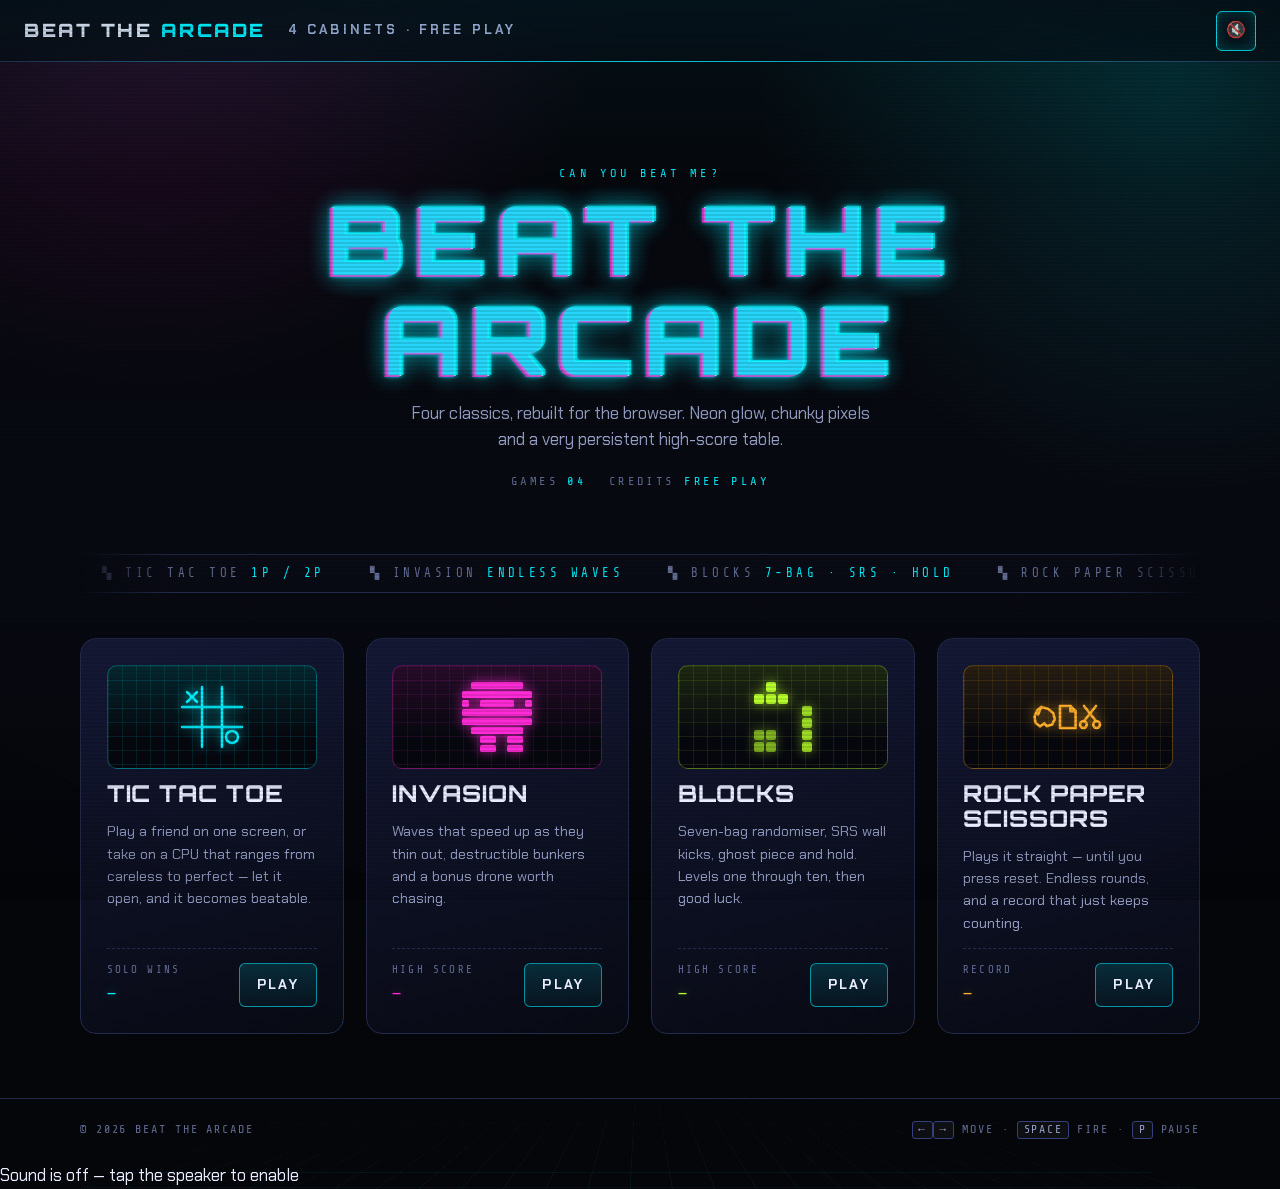
<file: index.html>
<!doctype html>
<html lang="en">
  <head>
    <meta charset="utf-8" />
    <meta name="viewport" content="width=device-width, initial-scale=1, viewport-fit=cover" />
    <meta name="color-scheme" content="dark" />
    <title>Beat The Arcade — Tic Tac Toe · Invasion · Blocks · Rock Paper Scissors</title>
    <meta
      name="description"
      content="Four arcade classics rebuilt for the browser: Tic Tac Toe, Invasion, Blocks and Rock Paper Scissors. Neon, noise and one more go."
    />
    <link
      rel="icon"
      href="data:image/svg+xml,%3Csvg xmlns='http://www.w3.org/2000/svg' viewBox='0 0 32 32'%3E%3Crect width='32' height='32' fill='%2305060a'/%3E%3Cpath d='M6 22 16 6l10 16' stroke='%2300f0ff' stroke-width='3' fill='none'/%3E%3C/svg%3E"
    />
    <link rel="preconnect" href="https://fonts.googleapis.com" />
    <link rel="preconnect" href="https://fonts.gstatic.com" crossorigin />
    <link
      rel="stylesheet"
      href="https://fonts.googleapis.com/css2?family=Orbitron:wght@500;700;900&family=Chakra+Petch:wght@400;600;700&family=Share+Tech+Mono&display=swap"
    />
    <link rel="stylesheet" href="css/theme.css?v=20261004-5" />
    <link rel="stylesheet" href="css/layout.css?v=20261004-5" />
  </head>

  <body class="site">
    <a class="visually-hidden" href="#main">Skip to content</a>

    <header class="hdr">
      <a class="hdr__brand" href="index.html">BEAT THE<b>ARCADE</b></a>
      <span class="hdr__title">4 cabinets · free play</span>
      <span class="hdr__spacer"></span>
      <div class="hdr__tools">
        <button
          class="btn btn--icon btn--ghost"
          type="button"
          data-tool="mute"
          aria-pressed="true"
          aria-label="Sound off"
        >
          🔇
        </button>
      </div>
    </header>

    <main id="main" class="site__main wrap">
      <section class="hero">
        <p class="eyebrow">Can you beat me?</p>
        <h1 class="hero__title glitch display" data-text="BEAT THE ARCADE">Beat The Arcade</h1>
        <p class="hero__sub">
          Four classics, rebuilt for the browser. Neon glow, chunky pixels and a very
          persistent high-score table.
        </p>
        <div class="hero__meta">
          <span>Games <b>04</b></span>
          <span>Credits <b>Free play</b></span>
        </div>
      </section>

      <div class="ticker" aria-hidden="true">
        <div class="ticker__track">
          <span>▚ Tic Tac Toe <b>1P / 2P</b></span>
          <span>▚ Invasion <b>Endless waves</b></span>
          <span>▚ Blocks <b>7-bag · SRS · Hold</b></span>
          <span>▚ Rock Paper Scissors <b>Endless rounds</b></span>
          <span>▚ High scores saved on this device</span>
          <span>▚ Touch controls on mobile</span>
          <span>▚ Tic Tac Toe <b>1P / 2P</b></span>
          <span>▚ Invasion <b>Endless waves</b></span>
          <span>▚ Blocks <b>7-bag · SRS · Hold</b></span>
          <span>▚ Rock Paper Scissors <b>Endless rounds</b></span>
          <span>▚ High scores saved on this device</span>
          <span>▚ Touch controls on mobile</span>
          <span>▚ Tic Tac Toe <b>1P / 2P</b></span>
          <span>▚ Invasion <b>Endless waves</b></span>
          <span>▚ Blocks <b>7-bag · SRS · Hold</b></span>
          <span>▚ Rock Paper Scissors <b>Endless rounds</b></span>
          <span>▚ High scores saved on this device</span>
          <span>▚ Touch controls on mobile</span>
        </div>
      </div>

      <ul class="cards">
        <li class="card ticks" style="--card-rgb: 0, 240, 255">
          <div class="card__art" aria-hidden="true">
            <svg viewBox="0 0 72 72" fill="none" stroke="currentColor" stroke-width="2.5" stroke-linecap="round">
              <path d="M26 6v60M46 6v60M6 26h60M6 46h60" />
              <path d="M11 11l10 10M21 11L11 21" />
              <circle cx="56" cy="56" r="6" />
            </svg>
          </div>
          <h2 class="card__name">Tic Tac Toe</h2>
          <p class="card__desc">
            Play a friend on one screen, or take on a CPU that ranges from careless to
            perfect — let it open, and it becomes beatable.
          </p>
          <div class="card__foot">
            <span class="card__hi">Solo wins <b data-solo-wins="tictactoe">—</b></span>
            <span class="btn">Play</span>
          </div>
          <a class="card__link" href="tictactoe.html">
            <span class="visually-hidden">Play Tic Tac Toe</span>
          </a>
        </li>

        <li class="card ticks" style="--card-rgb: 255, 43, 214">
          <div class="card__art" aria-hidden="true">
            <svg viewBox="0 0 72 72" fill="currentColor">
              <rect x="10" y="1" width="52" height="7" rx="1.5" />
              <rect x="1" y="10" width="70" height="7" rx="1.5" />
              <rect x="1" y="19" width="7" height="7" rx="1.5" />
              <rect x="19" y="19" width="34" height="7" rx="1.5" />
              <rect x="64" y="19" width="7" height="7" rx="1.5" />
              <rect x="1" y="28" width="70" height="7" rx="1.5" />
              <rect x="1" y="37" width="70" height="7" rx="1.5" />
              <rect x="10" y="46" width="52" height="7" rx="1.5" />
              <rect x="19" y="55" width="16" height="7" rx="1.5" />
              <rect x="46" y="55" width="16" height="7" rx="1.5" />
              <rect x="19" y="64" width="16" height="7" rx="1.5" />
              <rect x="46" y="64" width="16" height="7" rx="1.5" />
            </svg>
          </div>
          <h2 class="card__name">Invasion</h2>
          <p class="card__desc">
            Waves that speed up as they thin out, destructible bunkers and a bonus drone
            worth chasing.
          </p>
          <div class="card__foot">
            <span class="card__hi">High score <b data-best="invasion">—</b></span>
            <span class="btn">Play</span>
          </div>
          <a class="card__link" href="invasion.html">
            <span class="visually-hidden">Play Invasion</span>
          </a>
        </li>

        <li class="card ticks" style="--card-rgb: 182, 255, 43">
          <div class="card__art" aria-hidden="true">
            <svg viewBox="0 0 72 72" fill="currentColor">
              <!-- T-piece -->
              <rect x="19" y="1" width="10" height="10" rx="2" />
              <rect x="7" y="13" width="10" height="10" rx="2" />
              <rect x="19" y="13" width="10" height="10" rx="2" />
              <rect x="31" y="13" width="10" height="10" rx="2" />
              <!-- I-piece, standing upright -->
              <rect x="55" y="25" width="10" height="10" rx="2" opacity=".8" />
              <rect x="55" y="37" width="10" height="10" rx="2" opacity=".8" />
              <rect x="55" y="49" width="10" height="10" rx="2" opacity=".8" />
              <rect x="55" y="61" width="10" height="10" rx="2" opacity=".8" />
              <!-- O-piece -->
              <rect x="7" y="49" width="10" height="10" rx="2" opacity=".6" />
              <rect x="19" y="49" width="10" height="10" rx="2" opacity=".6" />
              <rect x="7" y="61" width="10" height="10" rx="2" opacity=".6" />
              <rect x="19" y="61" width="10" height="10" rx="2" opacity=".6" />
            </svg>
          </div>
          <h2 class="card__name">Blocks</h2>
          <p class="card__desc">
            Seven-bag randomiser, SRS wall kicks, ghost piece and hold. Levels one through
            ten, then good luck.
          </p>
          <div class="card__foot">
            <span class="card__hi">High score <b data-best="blocks">—</b></span>
            <span class="btn">Play</span>
          </div>
          <a class="card__link" href="blocks.html">
            <span class="visually-hidden">Play Blocks</span>
          </a>
        </li>

        <li class="card ticks" style="--card-rgb: 255, 176, 43">
          <div class="card__art" aria-hidden="true">
            <svg
              viewBox="0 0 72 72"
              fill="none"
              stroke="currentColor"
              stroke-width="2.6"
              stroke-linecap="round"
              stroke-linejoin="round"
            >
              <!-- rock -->
              <path d="M9.2 26L15.9 27.7 21.2 32 22.8 38.1 20.2 43.4 14.7 45.2 12.2 42.2 8.1 45.4 3.4 41.6 2.6 35.4 5.1 29.5z" />
              <path d="M9.2 26L6.1 33.4" />
              <!-- paper -->
              <path d="M28 25h10.4l5.2 5.2V47H28z" />
              <path d="M38.4 25v5.2h5.2" />
              <!-- scissors -->
              <path d="M52 25l12 15M64 25L52 40" />
              <circle cx="51.4" cy="43.6" r="3.4" />
              <circle cx="64.6" cy="43.6" r="3.4" />
            </svg>
          </div>
          <h2 class="card__name">Rock Paper Scissors</h2>
          <p class="card__desc">
            Plays it straight — until you press reset. Endless rounds, and a record that
            just keeps counting.
          </p>
          <div class="card__foot">
            <span class="card__hi">Record <b data-record="rps">—</b></span>
            <span class="btn">Play</span>
          </div>
          <a class="card__link" href="rps.html">
            <span class="visually-hidden">Play Rock Paper Scissors</span>
          </a>
        </li>
      </ul>
    </main>

    <footer class="ftr">
      <div class="wrap ftr__inner">
        <span>© <span data-year>2026</span> Beat The Arcade</span>
        <span><kbd>←</kbd><kbd>→</kbd> move · <kbd>space</kbd> fire · <kbd>P</kbd> pause</span>
      </div>
    </footer>

    <script src="js/core/storage.js?v=20261004-5"></script>
    <script src="js/core/audio.js?v=20261004-5"></script>
    <script src="js/core/input.js?v=20261004-5"></script>
    <script src="js/core/ui.js?v=20261004-5"></script>
    <script>
      Arcade.ui.init();
    </script>
  </body>
</html>
</file>
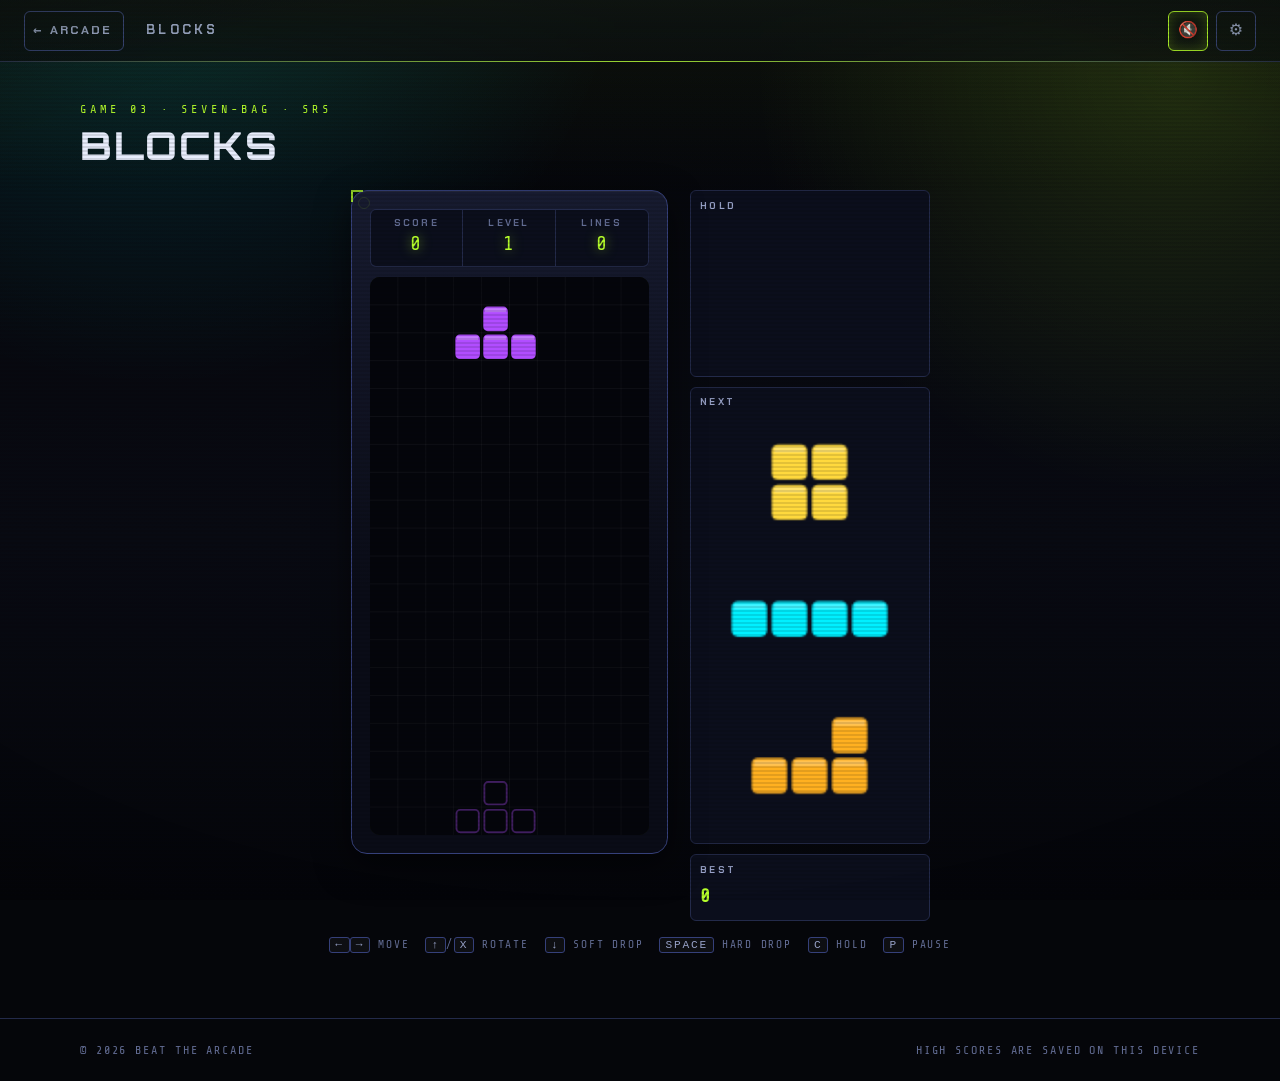
<file: blocks.html>
<!doctype html>
<html lang="en">
  <head>
    <meta charset="utf-8" />
    <meta name="viewport" content="width=device-width, initial-scale=1, viewport-fit=cover" />
    <meta name="color-scheme" content="dark" />
    <title>Blocks · Beat The Arcade</title>
    <meta
      name="description"
      content="Blocks with seven-bag randomiser, SRS wall kicks, ghost piece, hold and a configurable next queue."
    />
    <link
      rel="icon"
      href="data:image/svg+xml,%3Csvg xmlns='http://www.w3.org/2000/svg' viewBox='0 0 32 32'%3E%3Crect width='32' height='32' fill='%2305060a'/%3E%3Crect x='4' y='18' width='12' height='10' fill='%23b6ff2b'/%3E%3Crect x='16' y='8' width='12' height='10' fill='%23b6ff2b'/%3E%3C/svg%3E"
    />
    <link rel="preconnect" href="https://fonts.googleapis.com" />
    <link rel="preconnect" href="https://fonts.gstatic.com" crossorigin />
    <link
      rel="stylesheet"
      href="https://fonts.googleapis.com/css2?family=Orbitron:wght@500;700;900&family=Chakra+Petch:wght@400;600;700&family=Share+Tech+Mono&display=swap"
    />
    <link rel="stylesheet" href="css/theme.css?v=20261004-5" />
    <link rel="stylesheet" href="css/layout.css?v=20261004-5" />
    <link rel="stylesheet" href="css/game.css?v=20261004-5" />
  </head>

  <body
    class="site"
    style="--accent: #b6ff2b; --accent-rgb: 182, 255, 43; --accent-2: #00f0ff; --accent-2-rgb: 0, 240, 255"
  >
    <a class="visually-hidden" href="#main">Skip to content</a>

    <header class="hdr">
      <a class="hdr__back" href="index.html">←<span>Arcade</span></a>
      <span class="hdr__title">Blocks</span>
      <span class="hdr__spacer"></span>
      <div class="hdr__tools">
        <button
          class="btn btn--icon btn--ghost"
          type="button"
          data-tool="mute"
          aria-pressed="true"
          aria-label="Sound off"
        >
          🔇
        </button>
        <button
          class="btn btn--icon btn--ghost"
          type="button"
          data-tool="settings"
          aria-label="Open settings"
        >
          ⚙
        </button>
      </div>
    </header>

    <main id="main" class="site__main wrap">
      <div class="page-head">
        <div>
          <span class="eyebrow">Game 03 · Seven-bag · SRS</span>
          <h1 class="display">Blocks</h1>
        </div>
      </div>

      <div class="stage stage--split">
        <section class="bezel bezel--narrow ticks">
          <div class="hud">
            <div class="hud__cell">
              <h3>Score</h3>
              <b id="blocksScore">0</b>
            </div>
            <div class="hud__cell">
              <h3>Level</h3>
              <b id="blocksLevel">1</b>
            </div>
            <div class="hud__cell">
              <h3>Lines</h3>
              <b id="blocksLines">0</b>
            </div>
          </div>

          <div class="bezel__screen screen--blocks">
            <canvas id="blocksCanvas" aria-label="Blocks play field"></canvas>
          </div>
        </section>

        <aside class="side">
          <div class="side__box">
            <h3>Hold</h3>
            <canvas id="blocksHold" width="120" height="96" aria-label="Held piece"></canvas>
          </div>
          <div class="side__box">
            <h3>Next</h3>
            <canvas id="blocksNext" width="120" height="200" aria-label="Next pieces"></canvas>
          </div>
          <div class="side__box">
            <h3>Best</h3>
            <b class="mono" id="blocksBest" style="font-size: 1.15rem; color: var(--accent)">0</b>
          </div>
        </aside>
      </div>

      <div class="pad--grid pad" id="blocksPad" style="max-width: 460px; margin: 12px auto 0">
        <button class="pad__btn" type="button" data-control="left" aria-label="Move left">◀</button>
        <button class="pad__btn" type="button" data-control="rotate" aria-label="Rotate clockwise">↻</button>
        <button class="pad__btn" type="button" data-control="right" aria-label="Move right">▶</button>
        <button class="pad__btn" type="button" data-control="down" aria-label="Soft drop">▼</button>
        <button class="pad__btn" type="button" data-control="hold" aria-label="Hold piece">HOLD</button>
        <button class="pad__btn pad__btn--accent" type="button" data-control="hardDrop" aria-label="Hard drop">
          ⤓<small>HARD</small>
        </button>
      </div>

      <p class="keys keyboard-only">
        <span><kbd>←</kbd><kbd>→</kbd> move</span>
        <span><kbd>↑</kbd>/<kbd>X</kbd> rotate</span>
        <span><kbd>↓</kbd> soft drop</span>
        <span><kbd>space</kbd> hard drop</span>
        <span><kbd>C</kbd> hold</span>
        <span><kbd>P</kbd> pause</span>
      </p>
    </main>

    <div id="settings"></div>

    <footer class="ftr">
      <div class="wrap ftr__inner">
        <span>© <span data-year>2026</span> Beat The Arcade</span>
        <span>High scores are saved on this device</span>
      </div>
    </footer>

    <script src="js/core/storage.js?v=20261004-5"></script>
    <script src="js/core/audio.js?v=20261004-5"></script>
    <script src="js/core/canvas.js?v=20261004-5"></script>
    <script src="js/core/loop.js?v=20261004-5"></script>
    <script src="js/core/input.js?v=20261004-5"></script>
    <script src="js/core/ui.js?v=20261004-5"></script>
    <script src="js/core/settings.js?v=20261004-5"></script>
    <script src="js/games/blocks.js?v=20261004-5"></script>
  </body>
</html>
</file>
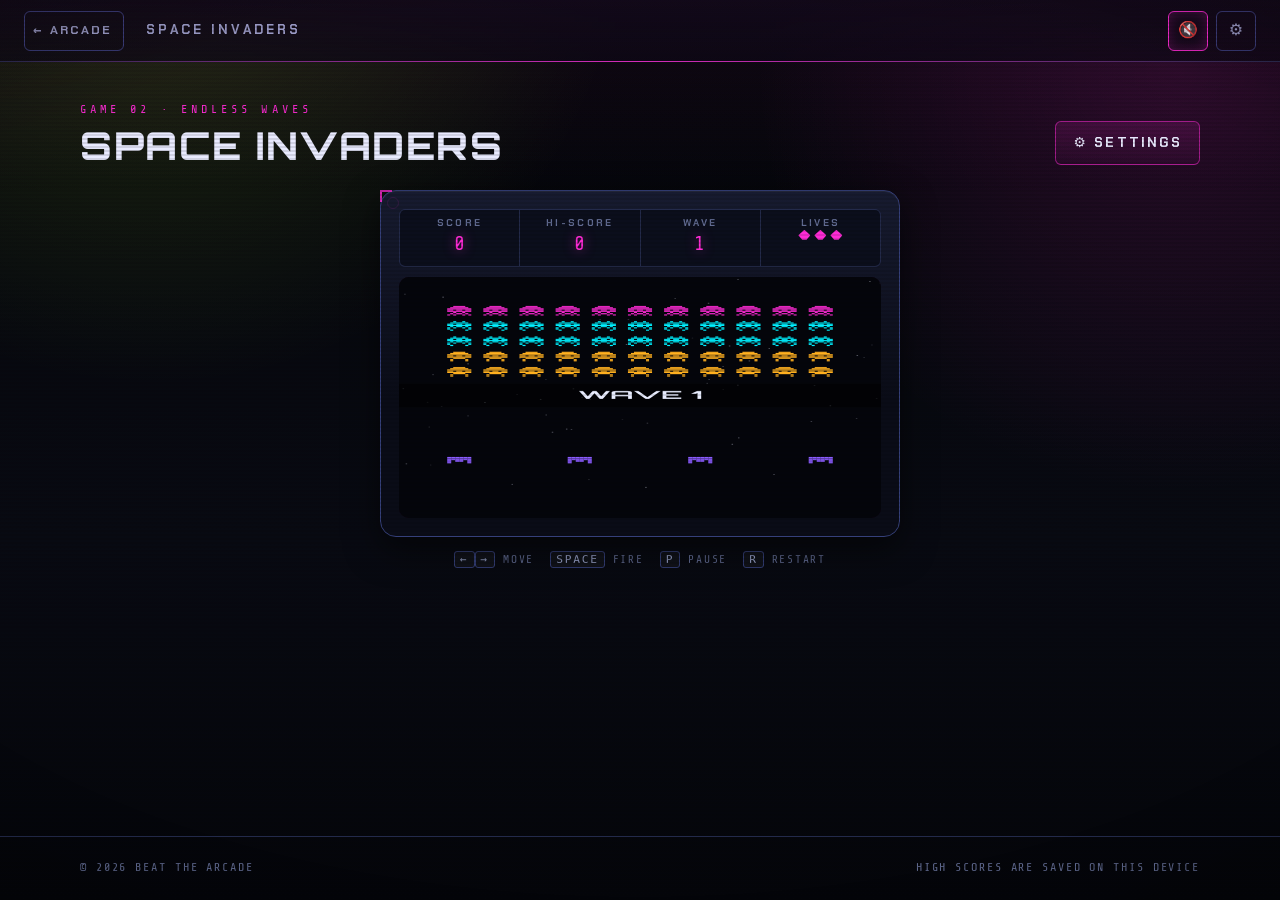
<file: invaders.html>
<!doctype html>
<html lang="en">
  <head>
    <meta charset="utf-8" />
    <meta name="viewport" content="width=device-width, initial-scale=1, viewport-fit=cover" />
    <meta name="color-scheme" content="dark" />
    <title>Space Invaders · Beat The Arcade</title>
    <meta
      name="description"
      content="Space Invaders with endless waves, destructible bunkers, a bonus saucer and keyboard or touch controls."
    />
    <link
      rel="icon"
      href="data:image/svg+xml,%3Csvg xmlns='http://www.w3.org/2000/svg' viewBox='0 0 32 32'%3E%3Crect width='32' height='32' fill='%2305060a'/%3E%3Crect x='6' y='12' width='20' height='8' fill='%23ff2bd6'/%3E%3Crect x='12' y='6' width='8' height='4' fill='%23ff2bd6'/%3E%3C/svg%3E"
    />
    <link rel="preconnect" href="https://fonts.googleapis.com" />
    <link rel="preconnect" href="https://fonts.gstatic.com" crossorigin />
    <link
      rel="stylesheet"
      href="https://fonts.googleapis.com/css2?family=Orbitron:wght@500;700;900&family=Chakra+Petch:wght@400;600;700&family=Share+Tech+Mono&display=swap"
    />
    <link rel="stylesheet" href="css/theme.css" />
    <link rel="stylesheet" href="css/layout.css" />
    <link rel="stylesheet" href="css/game.css" />
  </head>

  <body
    class="site"
    style="--accent: #ff2bd6; --accent-rgb: 255, 43, 214; --accent-2: #b6ff2b; --accent-2-rgb: 182, 255, 43"
  >
    <a class="visually-hidden" href="#main">Skip to content</a>

    <header class="hdr">
      <a class="hdr__back" href="index.html">←<span>Arcade</span></a>
      <span class="hdr__title">Space Invaders</span>
      <span class="hdr__spacer"></span>
      <div class="hdr__tools">
        <button
          class="btn btn--icon btn--ghost"
          type="button"
          data-tool="mute"
          aria-pressed="true"
          aria-label="Sound off"
        >
          🔇
        </button>
        <button
          class="btn btn--icon btn--ghost"
          type="button"
          data-tool="settings"
          aria-label="Open settings"
        >
          ⚙
        </button>
      </div>
    </header>

    <main id="main" class="site__main wrap">
      <div class="page-head">
        <div>
          <span class="eyebrow">Game 02 · Endless waves</span>
          <h1 class="display">Space Invaders</h1>
        </div>
        <button class="btn" type="button" data-tool="settings">⚙ Settings</button>
      </div>

      <section class="bezel bezel--wide ticks" style="margin-inline: auto">
        <div class="hud">
          <div class="hud__cell">
            <h3>Score</h3>
            <b id="invScore">0</b>
          </div>
          <div class="hud__cell">
            <h3>Hi-Score</h3>
            <b id="invHi">0</b>
          </div>
          <div class="hud__cell">
            <h3>Wave</h3>
            <b id="invWave">1</b>
          </div>
          <div class="hud__cell">
            <h3>Lives</h3>
            <div class="lives" id="invLives"></div>
          </div>
        </div>

        <div class="bezel__screen screen--invaders">
          <canvas id="invCanvas" aria-label="Space Invaders play area"></canvas>
        </div>
      </section>

      <div class="pad" id="invPad">
        <button class="pad__btn" type="button" data-control="left" aria-label="Move left">◀</button>
        <button class="pad__btn pad__btn--wide pad__btn--accent" type="button" data-control="fire">
          FIRE
        </button>
        <button class="pad__btn" type="button" data-control="right" aria-label="Move right">▶</button>
      </div>

      <p class="keys keyboard-only">
        <span><kbd>←</kbd><kbd>→</kbd> move</span>
        <span><kbd>space</kbd> fire</span>
        <span><kbd>P</kbd> pause</span>
        <span><kbd>R</kbd> restart</span>
      </p>
    </main>

    <div id="settings"></div>

    <footer class="ftr">
      <div class="wrap ftr__inner">
        <span>© <span data-year>2026</span> Beat The Arcade</span>
        <span>High scores are saved on this device</span>
      </div>
    </footer>

    <script src="js/core/storage.js"></script>
    <script src="js/core/audio.js"></script>
    <script src="js/core/canvas.js"></script>
    <script src="js/core/loop.js"></script>
    <script src="js/core/input.js"></script>
    <script src="js/core/ui.js"></script>
    <script src="js/core/settings.js"></script>
    <script src="js/games/invaders.js"></script>
  </body>
</html>
</file>
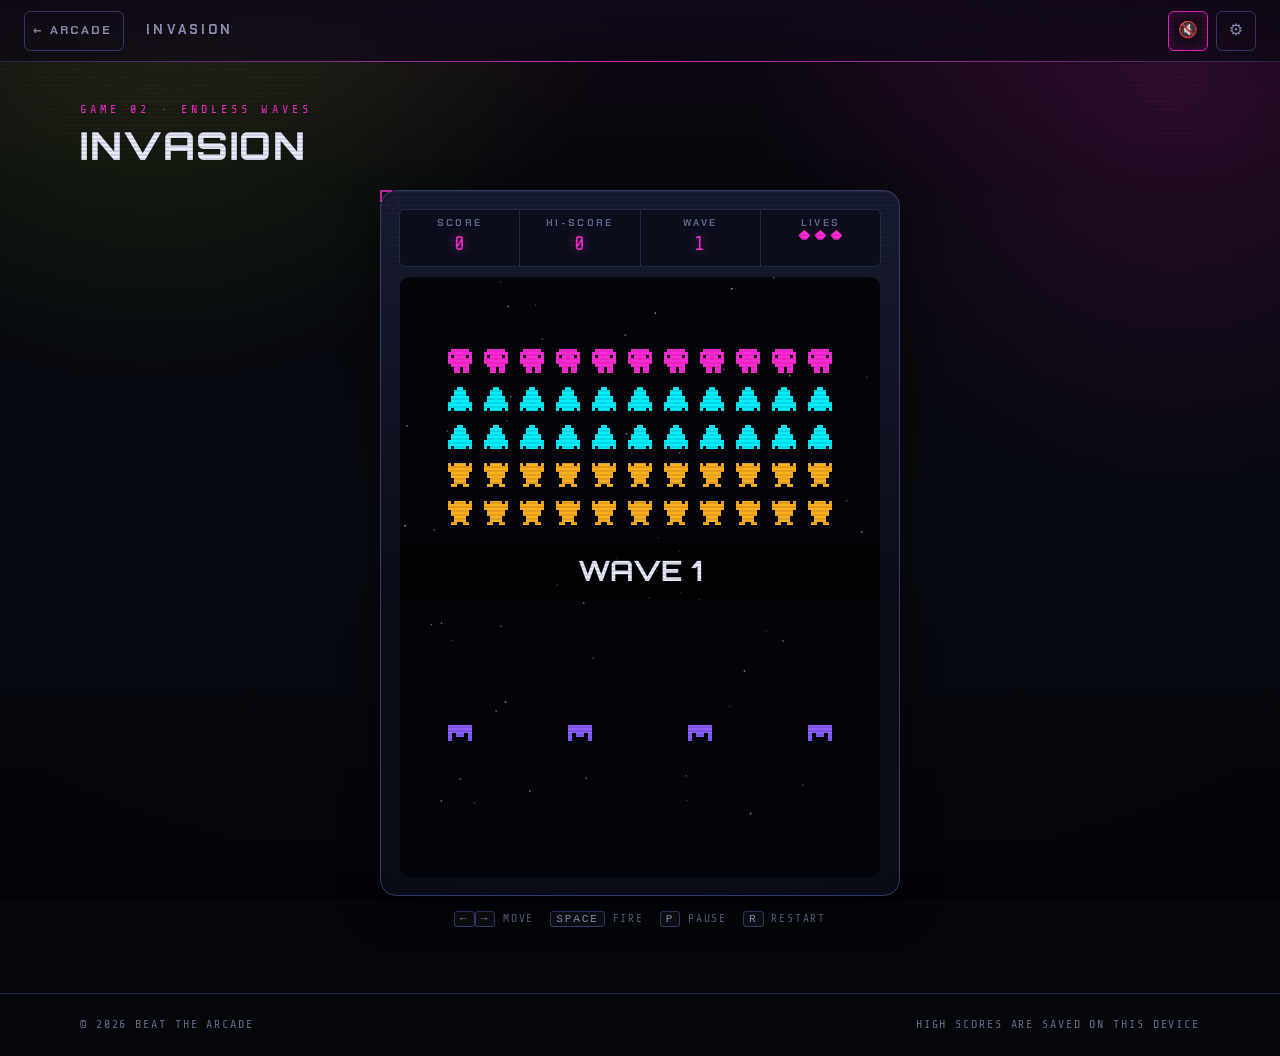
<file: invasion.html>
<!doctype html>
<html lang="en">
  <head>
    <meta charset="utf-8" />
    <meta name="viewport" content="width=device-width, initial-scale=1, viewport-fit=cover" />
    <meta name="color-scheme" content="dark" />
    <title>Invasion · Beat The Arcade</title>
    <meta
      name="description"
      content="Invasion with endless waves, destructible bunkers, a bonus drone and keyboard or touch controls."
    />
    <link
      rel="icon"
      href="data:image/svg+xml,%3Csvg xmlns='http://www.w3.org/2000/svg' viewBox='0 0 32 32'%3E%3Crect width='32' height='32' fill='%2305060a'/%3E%3Cg fill='%23ff2bd6'%3E%3Crect x='4' width='23' height='3'/%3E%3Crect y='4' width='31' height='3'/%3E%3Crect y='8' width='3' height='3'/%3E%3Crect x='8' y='8' width='15' height='3'/%3E%3Crect x='28' y='8' width='3' height='3'/%3E%3Crect y='12' width='31' height='3'/%3E%3Crect y='16' width='31' height='3'/%3E%3Crect x='4' y='20' width='23' height='3'/%3E%3Crect x='8' y='24' width='7' height='3'/%3E%3Crect x='20' y='24' width='7' height='3'/%3E%3Crect x='8' y='28' width='7' height='3'/%3E%3Crect x='20' y='28' width='7' height='3'/%3E%3C/g%3E%3C/svg%3E"
    />
    <link rel="preconnect" href="https://fonts.googleapis.com" />
    <link rel="preconnect" href="https://fonts.gstatic.com" crossorigin />
    <link
      rel="stylesheet"
      href="https://fonts.googleapis.com/css2?family=Orbitron:wght@500;700;900&family=Chakra+Petch:wght@400;600;700&family=Share+Tech+Mono&display=swap"
    />
    <link rel="stylesheet" href="css/theme.css?v=20261004-5" />
    <link rel="stylesheet" href="css/layout.css?v=20261004-5" />
    <link rel="stylesheet" href="css/game.css?v=20261004-5" />
  </head>

  <body
    class="site"
    style="--accent: #ff2bd6; --accent-rgb: 255, 43, 214; --accent-2: #b6ff2b; --accent-2-rgb: 182, 255, 43"
  >
    <a class="visually-hidden" href="#main">Skip to content</a>

    <header class="hdr">
      <a class="hdr__back" href="index.html">←<span>Arcade</span></a>
      <span class="hdr__title">Invasion</span>
      <span class="hdr__spacer"></span>
      <div class="hdr__tools">
        <button
          class="btn btn--icon btn--ghost"
          type="button"
          data-tool="mute"
          aria-pressed="true"
          aria-label="Sound off"
        >
          🔇
        </button>
        <button
          class="btn btn--icon btn--ghost"
          type="button"
          data-tool="settings"
          aria-label="Open settings"
        >
          ⚙
        </button>
      </div>
    </header>

    <main id="main" class="site__main wrap">
      <div class="page-head">
        <div>
          <span class="eyebrow">Game 02 · Endless waves</span>
          <h1 class="display">Invasion</h1>
        </div>
      </div>

      <section class="bezel bezel--wide ticks" style="margin-inline: auto">
        <div class="hud">
          <div class="hud__cell">
            <h3>Score</h3>
            <b id="invasionScore">0</b>
          </div>
          <div class="hud__cell">
            <h3>Hi-Score</h3>
            <b id="invasionHi">0</b>
          </div>
          <div class="hud__cell">
            <h3>Wave</h3>
            <b id="invasionWave">1</b>
          </div>
          <div class="hud__cell">
            <h3>Lives</h3>
            <div class="lives" id="invasionLives"></div>
          </div>
        </div>

        <div class="bezel__screen screen--invasion">
          <canvas id="invasionCanvas" aria-label="Invasion play area"></canvas>
        </div>
      </section>

      <div class="pad pad--row" id="invasionPad">
        <button class="pad__btn" type="button" data-control="left" aria-label="Move left">◀</button>
        <button class="pad__btn pad__btn--accent" type="button" data-control="fire">
          FIRE
        </button>
        <button class="pad__btn" type="button" data-control="right" aria-label="Move right">▶</button>
      </div>

      <p class="keys keyboard-only">
        <span><kbd>←</kbd><kbd>→</kbd> move</span>
        <span><kbd>space</kbd> fire</span>
        <span><kbd>P</kbd> pause</span>
        <span><kbd>R</kbd> restart</span>
      </p>
    </main>

    <div id="settings"></div>

    <footer class="ftr">
      <div class="wrap ftr__inner">
        <span>© <span data-year>2026</span> Beat The Arcade</span>
        <span>High scores are saved on this device</span>
      </div>
    </footer>

    <script src="js/core/storage.js?v=20261004-5"></script>
    <script src="js/core/audio.js?v=20261004-5"></script>
    <script src="js/core/canvas.js?v=20261004-5"></script>
    <script src="js/core/loop.js?v=20261004-5"></script>
    <script src="js/core/input.js?v=20261004-5"></script>
    <script src="js/core/ui.js?v=20261004-5"></script>
    <script src="js/core/settings.js?v=20261004-5"></script>
    <script src="js/games/invasion.js?v=20261004-5"></script>
  </body>
</html>
</file>
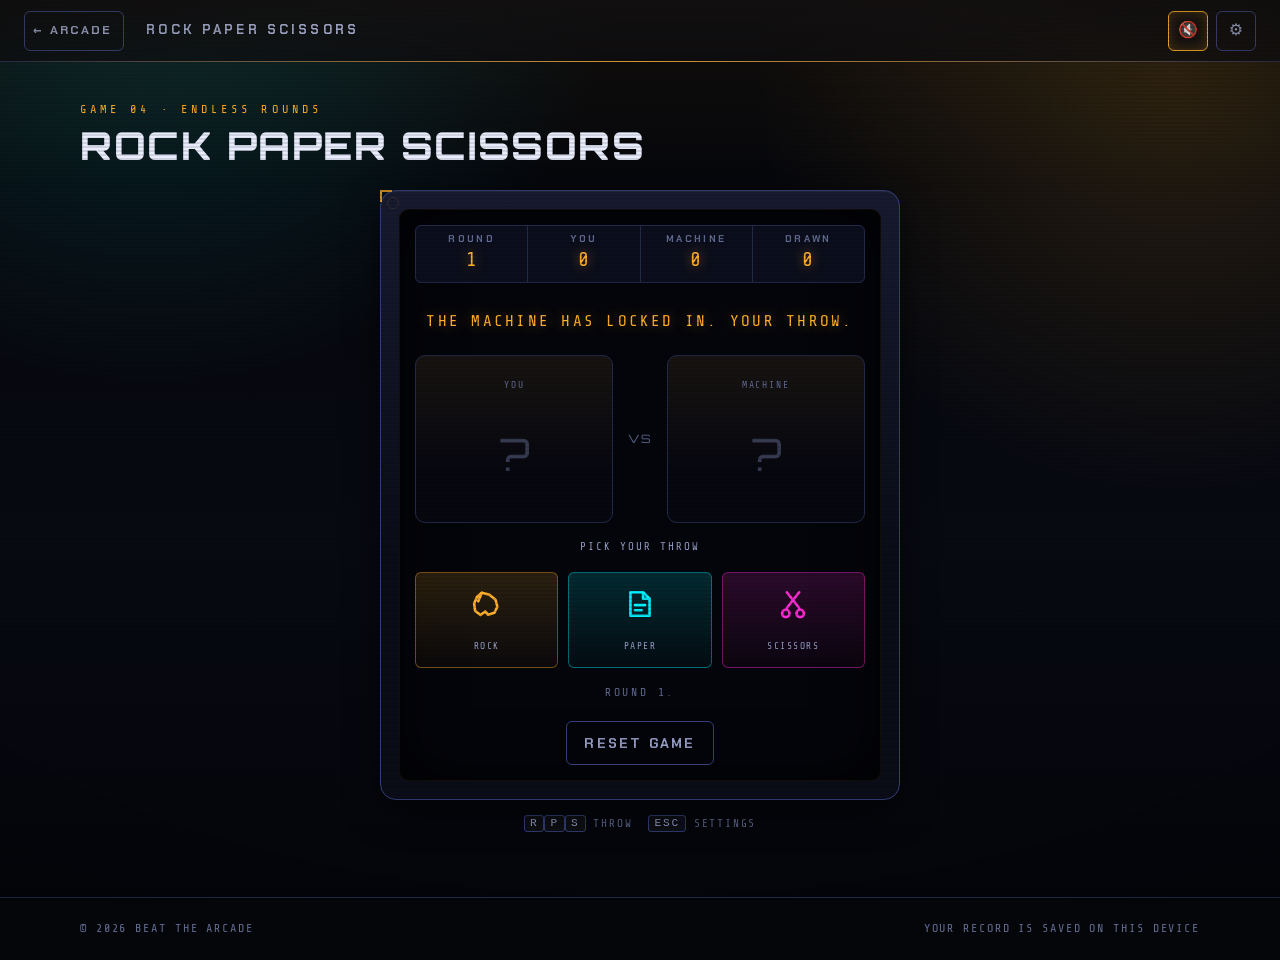
<file: rps.html>
<!doctype html>
<html lang="en">
  <head>
    <meta charset="utf-8" />
    <meta name="viewport" content="width=device-width, initial-scale=1, viewport-fit=cover" />
    <meta name="color-scheme" content="dark" />
    <title>Rock Paper Scissors · Beat The Arcade</title>
    <meta
      name="description"
      content="Rock paper scissors against a machine that reads your first three throws. Endless rounds, keyboard or touch."
    />
    <link
      rel="icon"
      href="data:image/svg+xml,%3Csvg xmlns='http://www.w3.org/2000/svg' viewBox='0 0 32 32'%3E%3Crect width='32' height='32' fill='%2305060a'/%3E%3Cg stroke='%23ffb02b' stroke-width='2.4' fill='none' stroke-linecap='round'%3E%3Cpath d='M10.5 5.5l11 14M21.5 5.5l-11 14'/%3E%3Ccircle cx='9.6' cy='24.4' r='3.3'/%3E%3Ccircle cx='22.4' cy='24.4' r='3.3'/%3E%3C/g%3E%3C/svg%3E"
    />
    <link rel="preconnect" href="https://fonts.googleapis.com" />
    <link rel="preconnect" href="https://fonts.gstatic.com" crossorigin />
    <link
      rel="stylesheet"
      href="https://fonts.googleapis.com/css2?family=Orbitron:wght@500;700;900&family=Chakra+Petch:wght@400;600;700&family=Share+Tech+Mono&display=swap"
    />
    <link rel="stylesheet" href="css/theme.css?v=20261004-5" />
    <link rel="stylesheet" href="css/layout.css?v=20261004-5" />
    <link rel="stylesheet" href="css/game.css?v=20261004-5" />
  </head>

  <body
    class="site"
    style="--accent: #ffb02b; --accent-rgb: 255, 176, 43; --accent-2: #00f0ff; --accent-2-rgb: 0, 240, 255"
  >
    <a class="visually-hidden" href="#main">Skip to content</a>

    <header class="hdr">
      <a class="hdr__back" href="index.html">←<span>Arcade</span></a>
      <span class="hdr__title">Rock Paper Scissors</span>
      <span class="hdr__spacer"></span>
      <div class="hdr__tools">
        <button
          class="btn btn--icon btn--ghost"
          type="button"
          data-tool="mute"
          aria-pressed="true"
          aria-label="Sound off"
        >
          🔇
        </button>
        <button
          class="btn btn--icon btn--ghost"
          type="button"
          data-tool="settings"
          aria-label="Open settings"
        >
          ⚙
        </button>
      </div>
    </header>

    <main id="main" class="site__main wrap">
      <div class="page-head">
        <div>
          <span class="eyebrow">Game 04 · Endless rounds</span>
          <h1 class="display">Rock Paper Scissors</h1>
        </div>
      </div>

      <section class="bezel ticks" style="max-width: 520px; margin-inline: auto">
        <div class="bezel__screen">
          <div class="screen-pad rps-screen">
            <div class="hud">
              <div class="hud__cell">
                <h3>Round</h3>
                <b id="rpsRound">1</b>
              </div>
              <div class="hud__cell">
                <h3>You</h3>
                <b id="rpsYou">0</b>
              </div>
              <div class="hud__cell">
                <h3>Machine</h3>
                <b id="rpsMachine">0</b>
              </div>
              <div class="hud__cell">
                <h3>Drawn</h3>
                <b id="rpsDrawn">0</b>
              </div>
            </div>

            <p class="rps__status" id="rpsStatus" role="status" aria-live="polite"></p>

            <div class="rps__hands">
              <div class="rps__hand" id="rpsYouHand" data-hand="none">
                <span class="rps__who">You</span>
                <span class="rps__icon" aria-hidden="true"></span>
              </div>
              <span class="rps__versus" aria-hidden="true">VS</span>
              <div class="rps__hand" id="rpsMachineHand" data-hand="none">
                <span class="rps__who">Machine</span>
                <span class="rps__icon" aria-hidden="true"></span>
              </div>
            </div>

            <p class="rps__prompt" id="rpsPrompt" aria-live="polite"></p>

            <div class="rps__throws" id="rpsThrows" role="group" aria-label="Choose your throw">
              <button class="rps__throw" type="button" data-throw="rock" aria-label="Throw rock">
                <span class="rps__icon" aria-hidden="true"></span>
                <span class="rps__throw-label">Rock</span>
              </button>
              <button class="rps__throw" type="button" data-throw="paper" aria-label="Throw paper">
                <span class="rps__icon" aria-hidden="true"></span>
                <span class="rps__throw-label">Paper</span>
              </button>
              <button
                class="rps__throw"
                type="button"
                data-throw="scissors"
                aria-label="Throw scissors"
              >
                <span class="rps__icon" aria-hidden="true"></span>
                <span class="rps__throw-label">Scissors</span>
              </button>
            </div>

            <p class="rps__round" id="rpsNote"></p>

            <div class="toolbar">
              <button class="btn btn--ghost" type="button" id="rpsReset">Reset Game</button>
            </div>
          </div>
        </div>
      </section>

      <p class="keys keyboard-only">
        <span><kbd>R</kbd><kbd>P</kbd><kbd>S</kbd> throw</span>
        <span><kbd>esc</kbd> settings</span>
      </p>
    </main>

    <div id="settings"></div>

    <footer class="ftr">
      <div class="wrap ftr__inner">
        <span>© <span data-year>2026</span> Beat The Arcade</span>
        <span>Your record is saved on this device</span>
      </div>
    </footer>

    <script src="js/core/storage.js?v=20261004-5"></script>
    <script src="js/core/audio.js?v=20261004-5"></script>
    <script src="js/core/input.js?v=20261004-5"></script>
    <script src="js/core/ui.js?v=20261004-5"></script>
    <script src="js/core/settings.js?v=20261004-5"></script>
    <script src="js/games/rps.js?v=20261004-5"></script>
  </body>
</html>
</file>
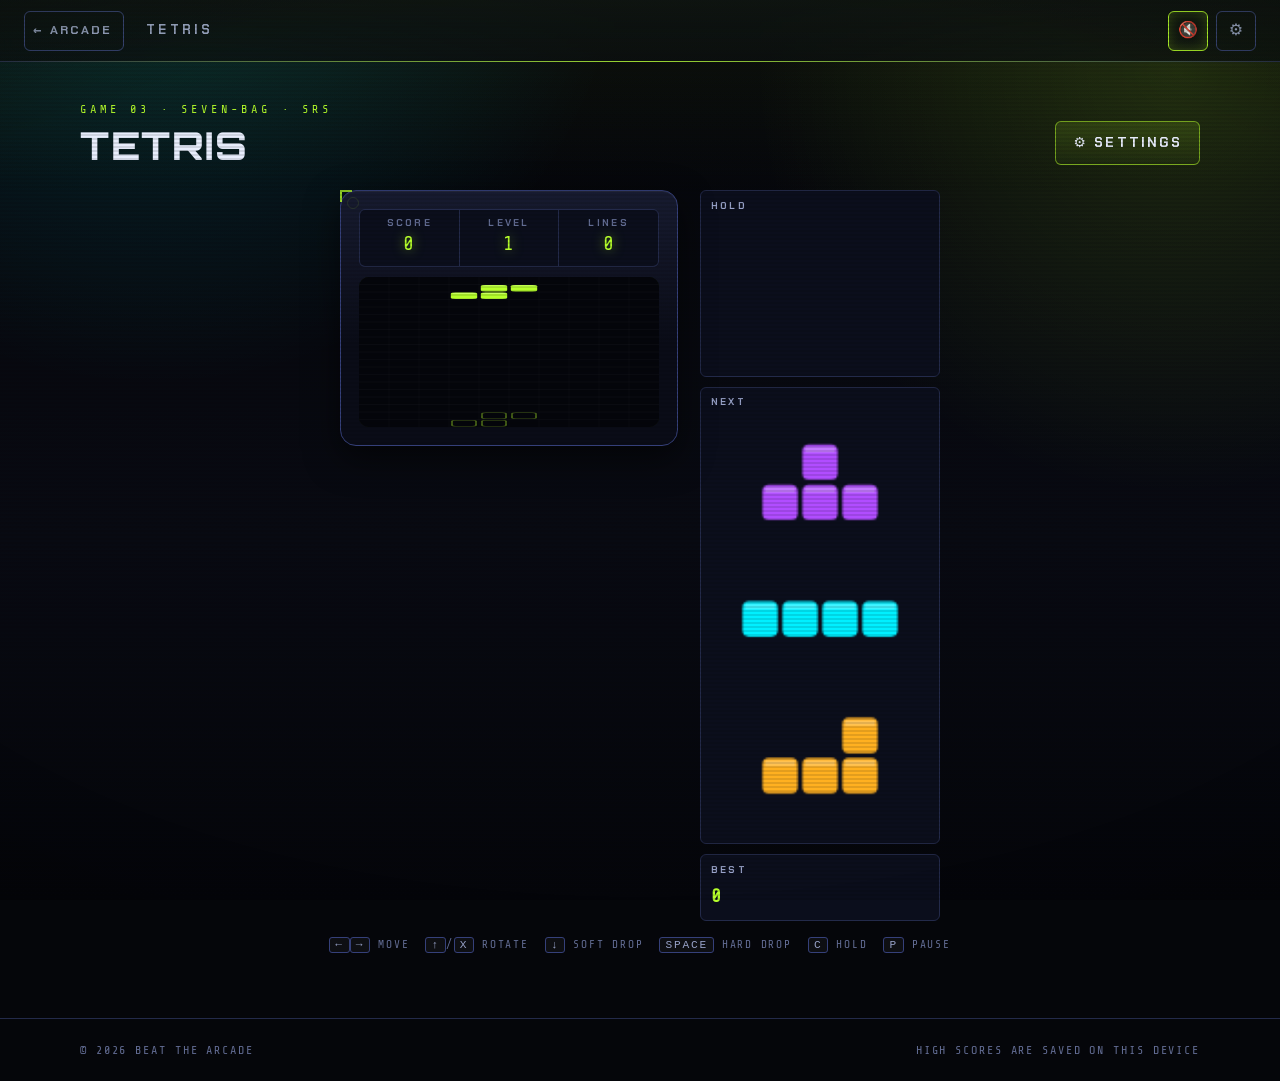
<file: tetris.html>
<!doctype html>
<html lang="en">
  <head>
    <meta charset="utf-8" />
    <meta name="viewport" content="width=device-width, initial-scale=1, viewport-fit=cover" />
    <meta name="color-scheme" content="dark" />
    <title>Tetris · Beat The Arcade</title>
    <meta
      name="description"
      content="Tetris with seven-bag randomiser, SRS wall kicks, ghost piece, hold and a configurable next queue."
    />
    <link
      rel="icon"
      href="data:image/svg+xml,%3Csvg xmlns='http://www.w3.org/2000/svg' viewBox='0 0 32 32'%3E%3Crect width='32' height='32' fill='%2305060a'/%3E%3Crect x='4' y='18' width='12' height='10' fill='%23b6ff2b'/%3E%3Crect x='16' y='8' width='12' height='10' fill='%23b6ff2b'/%3E%3C/svg%3E"
    />
    <link rel="preconnect" href="https://fonts.googleapis.com" />
    <link rel="preconnect" href="https://fonts.gstatic.com" crossorigin />
    <link
      rel="stylesheet"
      href="https://fonts.googleapis.com/css2?family=Orbitron:wght@500;700;900&family=Chakra+Petch:wght@400;600;700&family=Share+Tech+Mono&display=swap"
    />
    <link rel="stylesheet" href="css/theme.css" />
    <link rel="stylesheet" href="css/layout.css" />
    <link rel="stylesheet" href="css/game.css" />
  </head>

  <body
    class="site"
    style="--accent: #b6ff2b; --accent-rgb: 182, 255, 43; --accent-2: #00f0ff; --accent-2-rgb: 0, 240, 255"
  >
    <a class="visually-hidden" href="#main">Skip to content</a>

    <header class="hdr">
      <a class="hdr__back" href="index.html">←<span>Arcade</span></a>
      <span class="hdr__title">Tetris</span>
      <span class="hdr__spacer"></span>
      <div class="hdr__tools">
        <button
          class="btn btn--icon btn--ghost"
          type="button"
          data-tool="mute"
          aria-pressed="true"
          aria-label="Sound off"
        >
          🔇
        </button>
        <button
          class="btn btn--icon btn--ghost"
          type="button"
          data-tool="settings"
          aria-label="Open settings"
        >
          ⚙
        </button>
      </div>
    </header>

    <main id="main" class="site__main wrap">
      <div class="page-head">
        <div>
          <span class="eyebrow">Game 03 · Seven-bag · SRS</span>
          <h1 class="display">Tetris</h1>
        </div>
        <button class="btn" type="button" data-tool="settings">⚙ Settings</button>
      </div>

      <div class="stage stage--split">
        <section class="bezel bezel--narrow ticks">
          <div class="hud">
            <div class="hud__cell">
              <h3>Score</h3>
              <b id="tetScore">0</b>
            </div>
            <div class="hud__cell">
              <h3>Level</h3>
              <b id="tetLevel">1</b>
            </div>
            <div class="hud__cell">
              <h3>Lines</h3>
              <b id="tetLines">0</b>
            </div>
          </div>

          <div class="bezel__screen screen--tetris">
            <canvas id="tetCanvas" aria-label="Tetris play field"></canvas>
          </div>
        </section>

        <aside class="side">
          <div class="side__box">
            <h3>Hold</h3>
            <canvas id="tetHold" width="120" height="96" aria-label="Held piece"></canvas>
          </div>
          <div class="side__box">
            <h3>Next</h3>
            <canvas id="tetNext" width="120" height="200" aria-label="Next pieces"></canvas>
          </div>
          <div class="side__box">
            <h3>Best</h3>
            <b class="mono" id="tetBest" style="font-size: 1.15rem; color: var(--accent)">0</b>
          </div>
        </aside>
      </div>

      <div class="pad--grid pad" id="tetPad" style="max-width: 460px; margin: 12px auto 0">
        <button class="pad__btn" type="button" data-control="left" aria-label="Move left">◀</button>
        <button class="pad__btn" type="button" data-control="rotate" aria-label="Rotate clockwise">↻</button>
        <button class="pad__btn" type="button" data-control="right" aria-label="Move right">▶</button>
        <button class="pad__btn" type="button" data-control="down" aria-label="Soft drop">▼</button>
        <button class="pad__btn" type="button" data-control="hold" aria-label="Hold piece">HOLD</button>
        <button class="pad__btn pad__btn--accent" type="button" data-control="hardDrop" aria-label="Hard drop">
          ⤓<small>HARD</small>
        </button>
      </div>

      <p class="keys keyboard-only">
        <span><kbd>←</kbd><kbd>→</kbd> move</span>
        <span><kbd>↑</kbd>/<kbd>X</kbd> rotate</span>
        <span><kbd>↓</kbd> soft drop</span>
        <span><kbd>space</kbd> hard drop</span>
        <span><kbd>C</kbd> hold</span>
        <span><kbd>P</kbd> pause</span>
      </p>
    </main>

    <div id="settings"></div>

    <footer class="ftr">
      <div class="wrap ftr__inner">
        <span>© <span data-year>2026</span> Beat The Arcade</span>
        <span>High scores are saved on this device</span>
      </div>
    </footer>

    <script src="js/core/storage.js"></script>
    <script src="js/core/audio.js"></script>
    <script src="js/core/canvas.js"></script>
    <script src="js/core/loop.js"></script>
    <script src="js/core/input.js"></script>
    <script src="js/core/ui.js"></script>
    <script src="js/core/settings.js"></script>
    <script src="js/games/tetris.js"></script>
  </body>
</html>
</file>
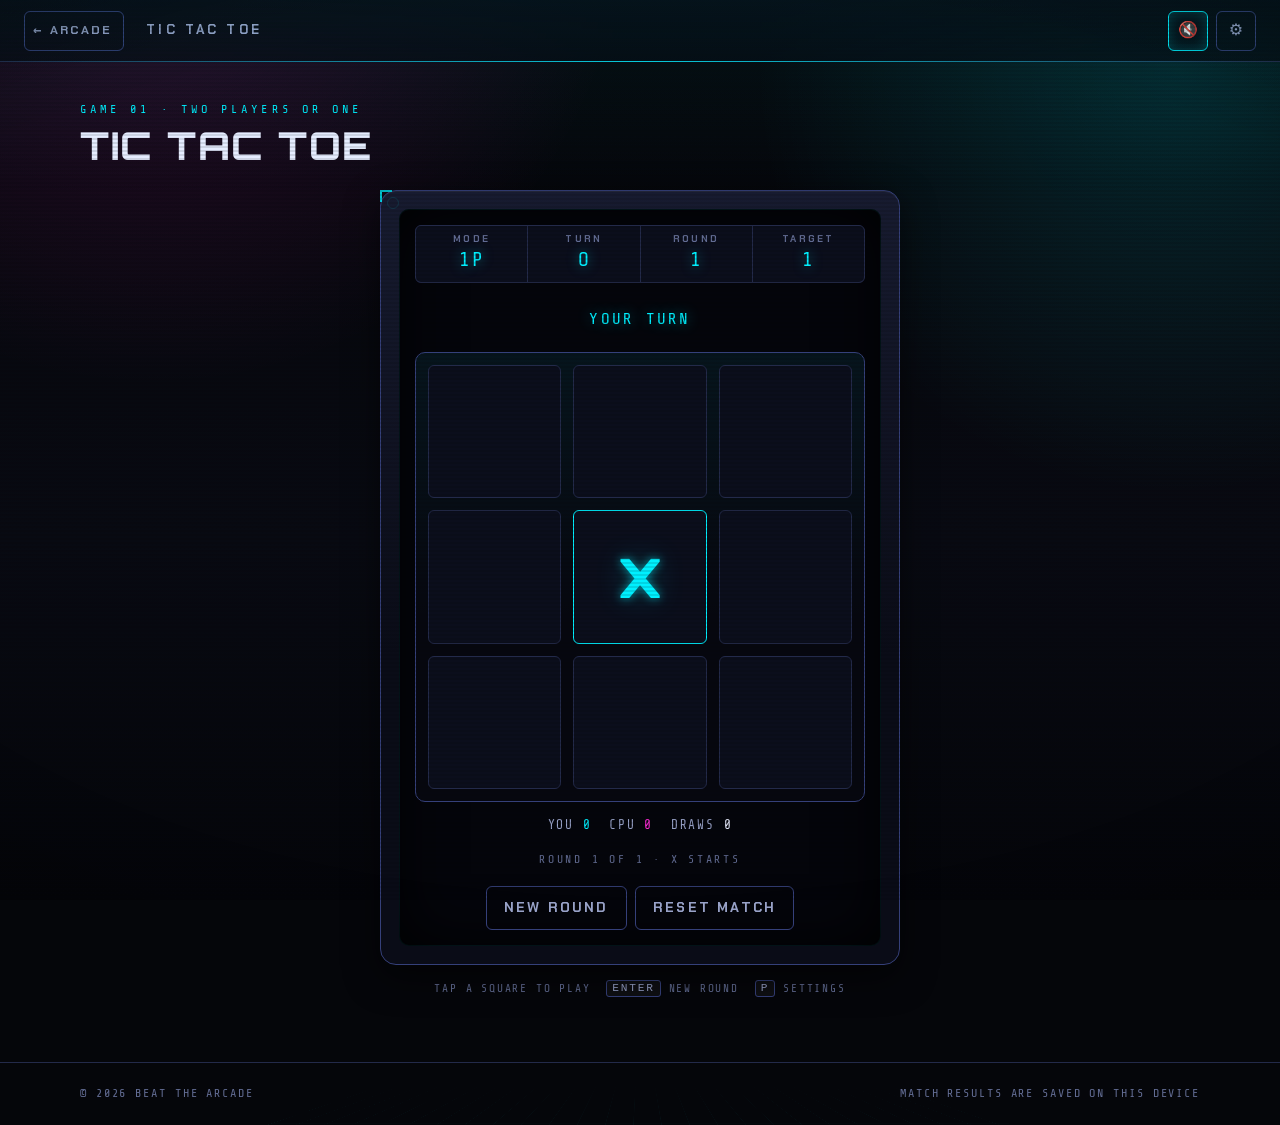
<file: tictactoe.html>
<!doctype html>
<html lang="en">
  <head>
    <meta charset="utf-8" />
    <meta name="viewport" content="width=device-width, initial-scale=1, viewport-fit=cover" />
    <meta name="color-scheme" content="dark" />
    <title>Tic Tac Toe · Beat The Arcade</title>
    <meta
      name="description"
      content="Tic Tac Toe with one or two players, a choice of starting player and three CPU difficulty levels."
    />
    <link
      rel="icon"
      href="data:image/svg+xml,%3Csvg xmlns='http://www.w3.org/2000/svg' viewBox='0 0 32 32'%3E%3Crect width='32' height='32' fill='%2305060a'/%3E%3Cpath d='M11 4v24M21 4v24M4 11h24M4 21h24' stroke='%2300f0ff' stroke-width='2' fill='none'/%3E%3C/svg%3E"
    />
    <link rel="preconnect" href="https://fonts.googleapis.com" />
    <link rel="preconnect" href="https://fonts.gstatic.com" crossorigin />
    <link
      rel="stylesheet"
      href="https://fonts.googleapis.com/css2?family=Orbitron:wght@500;700;900&family=Chakra+Petch:wght@400;600;700&family=Share+Tech+Mono&display=swap"
    />
    <link rel="stylesheet" href="css/theme.css?v=20261004-5" />
    <link rel="stylesheet" href="css/layout.css?v=20261004-5" />
    <link rel="stylesheet" href="css/game.css?v=20261004-5" />
  </head>

  <body
    class="site"
    style="--accent: #00f0ff; --accent-rgb: 0, 240, 255; --accent-2: #ff2bd6; --accent-2-rgb: 255, 43, 214"
  >
    <a class="visually-hidden" href="#main">Skip to content</a>

    <header class="hdr">
      <a class="hdr__back" href="index.html">←<span>Arcade</span></a>
      <span class="hdr__title">Tic Tac Toe</span>
      <span class="hdr__spacer"></span>
      <div class="hdr__tools">
        <button
          class="btn btn--icon btn--ghost"
          type="button"
          data-tool="mute"
          aria-pressed="true"
          aria-label="Sound off"
        >
          🔇
        </button>
        <button
          class="btn btn--icon btn--ghost"
          type="button"
          data-tool="settings"
          aria-label="Open settings"
        >
          ⚙
        </button>
      </div>
    </header>

    <main id="main" class="site__main wrap">
      <div class="page-head">
        <div>
          <span class="eyebrow">Game 01 · Two players or one</span>
          <h1 class="display">Tic Tac Toe</h1>
        </div>
      </div>

      <section class="bezel ticks" style="max-width: 520px; margin-inline: auto">
        <div class="bezel__screen">
          <div class="screen-pad ttt-screen">
            <div class="hud">
              <div class="hud__cell">
                <h3>Mode</h3>
                <b id="tttMode">1P</b>
              </div>
              <div class="hud__cell">
                <h3>Turn</h3>
                <b id="tttTurn">X</b>
              </div>
              <div class="hud__cell">
                <h3>Round</h3>
                <b id="tttRound">1</b>
              </div>
              <div class="hud__cell">
                <h3>Target</h3>
                <b id="tttTarget">1</b>
              </div>
            </div>

            <p class="ttt__status" id="tttStatus" role="status" aria-live="polite"></p>

            <div
              class="ttt__board"
              id="tttBoard"
              role="group"
              aria-label="Tic tac toe board, three by three"
            ></div>

            <div class="ttt__score" id="tttScore"></div>
            <p class="ttt__round" id="tttRoundNote"></p>

            <div class="toolbar">
              <button class="btn btn--ghost" type="button" id="tttNewRound">New Round</button>
              <button class="btn btn--ghost" type="button" id="tttResetMatch">
                Reset Match
              </button>
            </div>
          </div>
        </div>
      </section>

      <p class="keys keyboard-only">
        <span>Tap a square to play</span>
        <span><kbd>enter</kbd> new round</span>
        <span><kbd>P</kbd> settings</span>
      </p>
    </main>

    <div id="settings"></div>

    <footer class="ftr">
      <div class="wrap ftr__inner">
        <span>© <span data-year>2026</span> Beat The Arcade</span>
        <span>Match results are saved on this device</span>
      </div>
    </footer>

    <script src="js/core/storage.js?v=20261004-5"></script>
    <script src="js/core/audio.js?v=20261004-5"></script>
    <script src="js/core/input.js?v=20261004-5"></script>
    <script src="js/core/ui.js?v=20261004-5"></script>
    <script src="js/core/settings.js?v=20261004-5"></script>
    <script src="js/games/tictactoe.js?v=20261004-5"></script>
  </body>
</html>
</file>
<file: css/theme.css>
/* ==========================================================================
   Beat The Arcade — theme.css
   Design tokens, reset, typography and the CRT / glitch effect layers.
   Everything visual is driven from the custom properties below, so the whole
   palette can be retuned from this one file.
   ========================================================================== */

:root {
  /* --- surfaces ---------------------------------------------------------- */
  --bg: #05060a;
  --bg-2: #080a12;
  --surface: #0d1020;
  --surface-2: #141832;
  --surface-3: #1b2040;
  --line: #232a4a;
  --line-bright: #35407a;

  /* --- ink --------------------------------------------------------------- */
  --ink: #e9edff;
  --ink-dim: #98a2c8;
  --ink-mute: #626c93;

  /* --- neon -------------------------------------------------------------- */
  --cyan: #00f0ff;
  --magenta: #ff2bd6;
  --lime: #b6ff2b;
  --amber: #ffb020;
  --red: #ff3b5c;
  --violet: #8b5cff;

  /* per-game accent, overridden on each game page */
  --accent: var(--cyan);
  --accent-2: var(--magenta);
  --accent-rgb: 0, 240, 255;
  --accent-2-rgb: 255, 43, 214;

  /* --- type -------------------------------------------------------------- */
  --font-display: "Orbitron", "Arial Black", impact, system-ui, sans-serif;
  --font-ui: "Chakra Petch", ui-sans-serif, system-ui, -apple-system, "Segoe UI", sans-serif;
  --font-mono: "Share Tech Mono", ui-monospace, SFMono-Regular, Menlo, Consolas, monospace;

  /* --- shape / rhythm ---------------------------------------------------- */
  --r-xs: 3px;
  --r-sm: 6px;
  --r-md: 10px;
  --r-lg: 16px;
  --r-pill: 999px;
  --pad: clamp(14px, 2.2vw, 26px);
  --gap: clamp(12px, 1.8vw, 22px);
  --maxw: 1120px;

  /* --- motion ------------------------------------------------------------ */
  --dur: 180ms;
  --dur-slow: 420ms;
  --ease: cubic-bezier(0.22, 1, 0.36, 1);
  --ease-in: cubic-bezier(0.5, 0, 0.75, 0);

  /* --- glow -------------------------------------------------------------- */
  --glow: 0 0 6px rgba(var(--accent-rgb), 0.7), 0 0 22px rgba(var(--accent-rgb), 0.32);
  --glow-soft: 0 0 14px rgba(var(--accent-rgb), 0.18);
  --glow-2: 0 0 6px rgba(var(--accent-2-rgb), 0.65), 0 0 22px rgba(var(--accent-2-rgb), 0.3);
  --shadow: 0 12px 34px rgba(0, 0, 0, 0.55);

  --header-h: 62px;
}

/* ==========================================================================
   reset
   ========================================================================== */

*,
*::before,
*::after {
  box-sizing: border-box;
}

html {
  -webkit-text-size-adjust: 100%;
  scroll-behavior: smooth;
}

body,
h1,
h2,
h3,
h4,
p,
figure,
blockquote,
dl,
dd,
ul,
ol {
  margin: 0;
}

ul,
ol {
  padding: 0;
  list-style: none;
}

html,
body {
  min-height: 100%;
}

body {
  background-color: var(--bg);
  color: var(--ink);
  font-family: var(--font-ui);
  font-size: clamp(15px, 0.55vw + 14px, 17px);
  line-height: 1.55;
  -webkit-font-smoothing: antialiased;
  text-rendering: optimizeLegibility;
  overflow-x: hidden;
}

/* animated backdrop: faint perspective grid + drifting nebula */
body::before {
  content: "";
  position: fixed;
  inset: 0;
  z-index: -2;
  background:
    radial-gradient(60vw 60vw at 12% -10%, rgba(var(--accent-2-rgb), 0.16), transparent 62%),
    radial-gradient(55vw 55vw at 92% 8%, rgba(var(--accent-rgb), 0.14), transparent 60%),
    linear-gradient(180deg, var(--bg) 0%, var(--bg-2) 60%, #04050a 100%);
}

body::after {
  content: "";
  position: fixed;
  inset: -10% -10% -40% -10%;
  z-index: -1;
  background-image:
    linear-gradient(to right, rgba(var(--accent-rgb), 0.12) 1px, transparent 1px),
    linear-gradient(to bottom, rgba(var(--accent-rgb), 0.12) 1px, transparent 1px);
  background-size: 58px 58px;
  transform: perspective(420px) rotateX(58deg);
  transform-origin: 50% 100%;
  mask-image: linear-gradient(to top, #000 0%, transparent 72%);
  -webkit-mask-image: linear-gradient(to top, #000 0%, transparent 72%);
  animation: grid-drift 24s linear infinite;
  opacity: 0.7;
  pointer-events: none;
}

img,
picture,
svg,
canvas {
  display: block;
  max-width: 100%;
}

button,
input,
select,
textarea {
  font: inherit;
  color: inherit;
}

button {
  cursor: pointer;
  background: none;
  border: 0;
}

a {
  color: var(--accent);
  text-decoration: none;
}

a:hover {
  text-decoration: underline;
}

/* ==========================================================================
   typography helpers
   ========================================================================== */

h1,
h2,
h3,
.display {
  font-family: var(--font-display);
  font-weight: 800;
  letter-spacing: 0.04em;
  line-height: 1.05;
  text-transform: uppercase;
}

h1 {
  font-size: clamp(2rem, 6vw, 4.2rem);
}

h2 {
  font-size: clamp(1.3rem, 2.6vw, 1.9rem);
}

h3 {
  font-family: var(--font-ui);
  font-weight: 700;
  font-size: 0.82rem;
  letter-spacing: 0.22em;
  text-transform: uppercase;
  color: var(--ink-dim);
}

.mono {
  font-family: var(--font-mono);
  font-variant-numeric: tabular-nums;
}

.eyebrow {
  font-family: var(--font-mono);
  font-size: 0.75rem;
  letter-spacing: 0.34em;
  text-transform: uppercase;
  color: var(--accent);
}

.dim {
  color: var(--ink-dim);
}

.visually-hidden {
  position: absolute !important;
  width: 1px;
  height: 1px;
  padding: 0;
  margin: -1px;
  overflow: hidden;
  clip: rect(0 0 0 0);
  clip-path: inset(50%);
  white-space: nowrap;
  border: 0;
}

/* ==========================================================================
   glow + glitch
   ========================================================================== */

.glow {
  color: var(--ink);
  text-shadow: var(--glow);
}

.glitch {
  position: relative;
  color: var(--ink);
  text-shadow:
    0 0 4px rgba(var(--accent-rgb), 0.55),
    0 0 26px rgba(var(--accent-rgb), 0.3);
}

.glitch::before,
.glitch::after {
  content: attr(data-text);
  position: absolute;
  inset: 0;
  pointer-events: none;
  clip-path: inset(0 0 0 0);
  opacity: 0.85;
}

.glitch::before {
  color: var(--magenta);
  transform: translate(-2px, 1px);
  animation: glitch-a 5.5s steps(1, end) infinite;
}

.glitch::after {
  color: var(--cyan);
  transform: translate(2px, -1px);
  animation: glitch-b 4.2s steps(1, end) infinite;
}

/* ==========================================================================
   CRT overlay: scanlines, vignette, flicker
   ========================================================================== */

.crt {
  position: relative;
}

.crt__scan {
  position: fixed;
  inset: 0;
  z-index: 9000;
  pointer-events: none;
  background: repeating-linear-gradient(
    to bottom,
    rgba(0, 0, 0, 0) 0 2px,
    rgba(0, 0, 0, 0.26) 2px 4px
  );
  opacity: 0.42;
  mix-blend-mode: multiply;
}

.crt__vig {
  position: fixed;
  inset: 0;
  z-index: 9001;
  pointer-events: none;
  background:
    radial-gradient(120% 90% at 50% 50%, transparent 55%, rgba(0, 0, 0, 0.55) 100%),
    linear-gradient(to bottom, rgba(var(--accent-rgb), 0.05), transparent 22%);
  animation: crt-flicker 5.2s steps(1, end) infinite;
}

/* ==========================================================================
   buttons
   ========================================================================== */

.btn {
  --btn-accent: var(--accent);
  --btn-rgb: var(--accent-rgb);
  position: relative;
  display: inline-flex;
  align-items: center;
  justify-content: center;
  gap: 0.5em;
  min-height: 44px;
  padding: 0.6em 1.25em;
  border: 1px solid rgba(var(--btn-rgb), 0.55);
  border-radius: var(--r-sm);
  background: linear-gradient(180deg, rgba(var(--btn-rgb), 0.14), rgba(var(--btn-rgb), 0.04));
  color: var(--ink);
  font-family: var(--font-ui);
  font-weight: 700;
  font-size: 0.86rem;
  letter-spacing: 0.16em;
  text-transform: uppercase;
  transition: transform var(--dur) var(--ease), box-shadow var(--dur) var(--ease),
    background-color var(--dur) var(--ease), border-color var(--dur) var(--ease);
}

.btn:hover {
  border-color: var(--btn-accent);
  background: linear-gradient(180deg, rgba(var(--btn-rgb), 0.26), rgba(var(--btn-rgb), 0.08));
  box-shadow: 0 0 6px rgba(var(--btn-rgb), 0.6), 0 0 22px rgba(var(--btn-rgb), 0.28);
  text-decoration: none;
}

.btn:active {
  transform: translateY(1px);
}

.btn--solid {
  background: var(--btn-accent);
  border-color: var(--btn-accent);
  color: #04060c;
  font-weight: 700;
}

.btn--solid:hover {
  background: #fff;
  border-color: #fff;
  box-shadow: 0 0 8px rgba(var(--btn-rgb), 0.9), 0 0 34px rgba(var(--btn-rgb), 0.5);
}

.btn--ghost {
  background: transparent;
  border-color: var(--line-bright);
  color: var(--ink-dim);
}

.btn--ghost:hover {
  color: var(--ink);
  border-color: var(--accent);
  box-shadow: none;
}

.btn--icon {
  min-height: 40px;
  width: 40px;
  padding: 0;
  border-radius: var(--r-sm);
  font-size: 1rem;
  letter-spacing: 0;
}

/* Applied to the "New Round"/"New Match" control once play has stopped: it is
   the only way forward, so it is lit up until the player uses it. */
.btn--invite {
  border-color: var(--accent);
  color: var(--ink);
  animation: pulse-glow 1.6s ease-in-out infinite;
}

.btn[aria-pressed="true"],
.btn.is-on {
  border-color: var(--accent);
  color: var(--ink);
  box-shadow: inset 0 0 14px rgba(var(--accent-rgb), 0.24);
}

/* ==========================================================================
   focus visibility (neon ring, keyboard only)
   ========================================================================== */

:focus {
  outline: none;
}

:focus-visible {
  outline: 2px solid var(--accent);
  outline-offset: 2px;
  box-shadow: 0 0 0 4px rgba(var(--accent-rgb), 0.2);
}

/* ==========================================================================
   surfaces
   ========================================================================== */

.panel {
  position: relative;
  background: linear-gradient(180deg, rgba(20, 24, 50, 0.9), rgba(10, 12, 24, 0.92));
  border: 1px solid var(--line);
  border-radius: var(--r-md);
}

/* corner ticks — cheap way to look "edgy" without images */
.ticks::before,
.ticks::after {
  content: "";
  position: absolute;
  width: 12px;
  height: 12px;
  border: 2px solid var(--accent);
  pointer-events: none;
  opacity: 0.8;
}

.ticks::before {
  top: -1px;
  left: -1px;
  border-right: 0;
  border-bottom: 0;
}

.ticks::after {
  right: -1px;
  bottom: -1px;
  border-left: 0;
  border-top: 0;
}

.hr {
  height: 1px;
  border: 0;
  background: linear-gradient(90deg, transparent, var(--line-bright), transparent);
}

/* ==========================================================================
   keyframes
   ========================================================================== */

@keyframes grid-drift {
  from {
    background-position: 0 0, 0 0;
  }
  to {
    background-position: 0 116px, 0 116px;
  }
}

@keyframes crt-flicker {
  0%,
  96%,
  100% {
    opacity: 1;
  }
  96.5% {
    opacity: 0.86;
  }
  97% {
    opacity: 1;
  }
  97.6% {
    opacity: 0.9;
  }
}

@keyframes glitch-a {
  0%,
  86%,
  100% {
    clip-path: inset(0 0 100% 0);
  }
  87% {
    clip-path: inset(8% 0 62% 0);
  }
  90% {
    clip-path: inset(52% 0 18% 0);
  }
  93% {
    clip-path: inset(22% 0 44% 0);
  }
}

@keyframes glitch-b {
  0%,
  88%,
  100% {
    clip-path: inset(100% 0 0 0);
  }
  89% {
    clip-path: inset(60% 0 12% 0);
  }
  92% {
    clip-path: inset(14% 0 66% 0);
  }
  95% {
    clip-path: inset(38% 0 30% 0);
  }
}

@keyframes pulse-glow {
  0%,
  100% {
    filter: brightness(1);
  }
  50% {
    filter: brightness(1.5);
  }
}

@keyframes rise {
  from {
    opacity: 0;
    transform: translateY(14px);
  }
  to {
    opacity: 1;
    transform: none;
  }
}

@keyframes sweep {
  from {
    transform: translateX(0);
  }
  to {
    transform: translateX(-50%);
  }
}

@keyframes shake {
  0% {
    transform: translate(0, 0);
  }
  25% {
    transform: translate(-4px, 2px);
  }
  50% {
    transform: translate(3px, -3px);
  }
  75% {
    transform: translate(-2px, -1px);
  }
  100% {
    transform: translate(0, 0);
  }
}

/* Win flourish for the tic tac toe line. Deliberately glow-and-brightness only:
   it used to scale the winning cells to 1.12, which made those squares visibly
   change size and pull the rest of the grid out of alignment for the duration. */
@keyframes pop {
  0% {
    filter: brightness(1);
  }
  40% {
    filter: brightness(1.6);
  }
  100% {
    filter: brightness(1);
  }
}

@keyframes flash-out {
  0% {
    box-shadow: inset 0 0 0 2px var(--accent), inset 0 0 60px rgba(var(--accent-rgb), 0.5);
  }
  100% {
    box-shadow: inset 0 0 0 2px transparent, inset 0 0 60px transparent;
  }
}

/* ==========================================================================
   reduced motion — kill flicker, scanline drift, glitch and marquee
   ========================================================================== */

@media (prefers-reduced-motion: reduce) {
  html {
    scroll-behavior: auto;
  }

  *,
  *::before,
  *::after {
    animation-duration: 0.001ms !important;
    animation-iteration-count: 1 !important;
    transition-duration: 0.001ms !important;
  }

  body::after {
    animation: none;
    opacity: 0.35;
  }

  .crt__vig {
    animation: none;
  }

  .crt__scan {
    opacity: 0.22;
  }

  .glitch::before,
  .glitch::after {
    display: none;
  }
}
</file>
<file: css/layout.css>
/* ==========================================================================
   Beat The Arcade — layout.css
   Page shell: header, homepage hero, game cards, footer, generic page frame.
   ========================================================================== */

/* ==========================================================================
   shell
   ========================================================================== */

.wrap {
  width: min(100% - 2rem, var(--maxw));
  margin-inline: auto;
}

.site {
  display: flex;
  flex-direction: column;
  min-height: 100vh;
  min-height: 100svh;
}

.site__main {
  flex: 1 1 auto;
  padding-block: clamp(1.2rem, 3vw, 2.6rem) clamp(2rem, 5vw, 4rem);
}

/* ==========================================================================
   header
   ========================================================================== */

.hdr {
  position: sticky;
  top: 0;
  z-index: 8000;
  min-height: var(--header-h);
  display: flex;
  align-items: center;
  gap: var(--gap);
  padding: 0.5rem clamp(0.75rem, 2vw, 1.5rem);
  background: linear-gradient(180deg, rgba(6, 8, 16, 0.94), rgba(6, 8, 16, 0.72));
  backdrop-filter: blur(10px);
  -webkit-backdrop-filter: blur(10px);
  border-bottom: 1px solid var(--line);
}

.hdr::after {
  content: "";
  position: absolute;
  left: 0;
  right: 0;
  bottom: -1px;
  height: 1px;
  background: linear-gradient(90deg, transparent, rgba(var(--accent-rgb), 0.8), transparent);
}

.hdr__brand {
  display: inline-flex;
  align-items: baseline;
  gap: 0.55rem;
  font-family: var(--font-display);
  font-weight: 900;
  font-size: clamp(0.95rem, 1.6vw, 1.15rem);
  letter-spacing: 0.14em;
  text-transform: uppercase;
  color: var(--ink);
  white-space: nowrap;
}

.hdr__brand:hover {
  text-decoration: none;
  color: var(--ink);
}

.hdr__brand b {
  color: var(--accent);
  font-weight: 900;
}

.hdr__title {
  font-family: var(--font-ui);
  font-weight: 700;
  font-size: 0.82rem;
  letter-spacing: 0.24em;
  text-transform: uppercase;
  color: var(--ink-dim);
  white-space: nowrap;
  overflow: hidden;
  text-overflow: ellipsis;
}

.hdr__spacer {
  flex: 1 1 auto;
}

.hdr__tools {
  display: flex;
  align-items: center;
  gap: 0.5rem;
}

.hdr__back {
  display: inline-flex;
  align-items: center;
  gap: 0.4rem;
  min-height: 40px;
  padding: 0 0.7rem 0 0.5rem;
  border: 1px solid var(--line-bright);
  border-radius: var(--r-sm);
  color: var(--ink-dim);
  font-family: var(--font-ui);
  font-weight: 700;
  font-size: 0.76rem;
  letter-spacing: 0.16em;
  text-transform: uppercase;
}

.hdr__back:hover {
  color: var(--ink);
  border-color: var(--accent);
  text-decoration: none;
}

@media (max-width: 560px) {
  .hdr__back span {
    display: none;
  }

  .hdr__back {
    width: 40px;
    justify-content: center;
    padding: 0;
  }

  /* The header title is decoration — every page names itself in its <h1> a few
     lines down — and on a phone it was always truncated to an ellipsis
     ("ROCK PAPER SCI…"). Drop it rather than show half a word. */
  .hdr__title {
    display: none;
  }
}

/* ==========================================================================
   hero
   ========================================================================== */

.hero {
  position: relative;
  padding-block: clamp(1.5rem, 6vw, 4rem) clamp(1rem, 3vw, 2rem);
  text-align: center;
}

.hero__title {
  position: relative;
  display: inline-block;
  margin-block: 0.35rem 0.6rem;
  font-size: clamp(2.4rem, 11vw, 6rem);
  font-weight: 900;
  letter-spacing: 0.08em;
}

.hero__sub {
  max-width: 46ch;
  margin-inline: auto;
  color: var(--ink-dim);
}

.hero__meta {
  display: flex;
  flex-wrap: wrap;
  justify-content: center;
  gap: 0.5rem 1.4rem;
  margin-top: 1.2rem;
  font-family: var(--font-mono);
  font-size: 0.76rem;
  letter-spacing: 0.2em;
  text-transform: uppercase;
  color: var(--ink-mute);
}

.hero__meta b {
  color: var(--accent);
  font-weight: 400;
}

/* marquee ticker */
.ticker {
  position: relative;
  overflow: hidden;
  margin-top: clamp(1rem, 3vw, 2rem);
  border-block: 1px solid var(--line);
  background: rgba(10, 12, 24, 0.6);
  mask-image: linear-gradient(90deg, transparent, #000 8%, #000 92%, transparent);
  -webkit-mask-image: linear-gradient(90deg, transparent, #000 8%, #000 92%, transparent);
}

.ticker__track {
  display: flex;
  width: max-content;
  animation: sweep 26s linear infinite;
}

.ticker__track span {
  padding: 0.55rem 1.4rem;
  font-family: var(--font-mono);
  font-size: 0.78rem;
  letter-spacing: 0.28em;
  text-transform: uppercase;
  color: var(--ink-mute);
  white-space: nowrap;
}

.ticker__track span b {
  color: var(--accent);
  font-weight: 400;
}

/* ==========================================================================
   game cards
   ========================================================================== */

.cards {
  display: grid;
  grid-template-columns: repeat(auto-fit, minmax(220px, 1fr));
  gap: var(--gap);
  margin-top: clamp(1.4rem, 4vw, 2.8rem);
}

.card {
  position: relative;
  display: flex;
  flex-direction: column;
  gap: 0.85rem;
  padding: clamp(1.1rem, 2.4vw, 1.6rem);
  overflow: hidden;
  color: var(--ink);
  background: linear-gradient(165deg, rgba(22, 27, 58, 0.92), rgba(8, 10, 20, 0.95));
  border: 1px solid var(--line);
  border-radius: var(--r-lg);
  transition: transform var(--dur-slow) var(--ease), border-color var(--dur) var(--ease),
    box-shadow var(--dur-slow) var(--ease);
  animation: rise 520ms var(--ease) both;
}

.card::before {
  content: "";
  position: absolute;
  inset: 0;
  background: radial-gradient(120% 80% at 100% 0%, rgba(var(--card-rgb), 0.22), transparent 60%);
  opacity: 0;
  transition: opacity var(--dur-slow) var(--ease);
  pointer-events: none;
}

.card:hover,
.card:focus-within {
  transform: translateY(-6px);
  border-color: rgba(var(--card-rgb), 0.85);
  box-shadow: 0 18px 40px rgba(0, 0, 0, 0.55), 0 0 26px rgba(var(--card-rgb), 0.22);
}

.card:hover::before,
.card:focus-within::before {
  opacity: 1;
}

.card:nth-child(1) {
  animation-delay: 60ms;
}

.card:nth-child(2) {
  animation-delay: 140ms;
}

.card:nth-child(3) {
  animation-delay: 220ms;
}

.card:nth-child(4) {
  animation-delay: 300ms;
}

.card__art {
  display: grid;
  place-items: center;
  height: 104px;
  border-radius: var(--r-md);
  border: 1px solid rgba(var(--card-rgb), 0.28);
  background:
    linear-gradient(180deg, rgba(var(--card-rgb), 0.14), transparent 70%),
    repeating-linear-gradient(to right, rgba(var(--card-rgb), 0.1) 0 1px, transparent 1px 14px),
    repeating-linear-gradient(to bottom, rgba(var(--card-rgb), 0.1) 0 1px, transparent 1px 14px),
    #06070e;
  color: rgb(var(--card-rgb));
  overflow: hidden;
}

.card__art svg {
  width: auto;
  height: 72px;
  filter: drop-shadow(0 0 6px rgba(var(--card-rgb), 0.7));
}

.card__name {
  font-size: clamp(1.15rem, 2.2vw, 1.45rem);
  color: var(--ink);
}

.card__desc {
  font-size: 0.9rem;
  color: var(--ink-dim);
  flex: 1 1 auto;
}

.card__foot {
  display: flex;
  align-items: center;
  justify-content: space-between;
  gap: 0.75rem;
  padding-top: 0.85rem;
  border-top: 1px dashed var(--line);
}

.card__hi {
  display: flex;
  flex-direction: column;
  gap: 0.15rem;
  font-family: var(--font-mono);
  font-size: 0.68rem;
  letter-spacing: 0.2em;
  text-transform: uppercase;
  color: var(--ink-mute);
}

.card__hi b {
  font-size: 1.05rem;
  letter-spacing: 0.06em;
  color: rgb(var(--card-rgb));
  font-weight: 400;
  text-shadow: 0 0 10px rgba(var(--card-rgb), 0.5);
}

/* whole-card link overlay so the card is one big tap target */
.card__link {
  position: absolute;
  inset: 0;
  z-index: 2;
  border-radius: inherit;
}

.card__link:focus-visible {
  outline-offset: 4px;
}

/* ==========================================================================
   footer
   ========================================================================== */

.ftr {
  border-top: 1px solid var(--line);
  padding-block: 1.4rem;
  font-family: var(--font-mono);
  font-size: 0.74rem;
  letter-spacing: 0.16em;
  text-transform: uppercase;
  color: var(--ink-mute);
}

.ftr__inner {
  display: flex;
  flex-wrap: wrap;
  gap: 0.6rem 1.4rem;
  align-items: center;
  justify-content: space-between;
}

.ftr kbd {
  font-family: var(--font-mono);
  font-size: 0.72rem;
  padding: 0.1em 0.45em;
  border: 1px solid var(--line-bright);
  border-radius: var(--r-xs);
  background: rgba(255, 255, 255, 0.04);
  color: var(--ink-dim);
}

/* ==========================================================================
   generic page heading used above game boards
   ========================================================================== */

.page-head {
  display: flex;
  flex-wrap: wrap;
  align-items: flex-end;
  justify-content: space-between;
  gap: 0.6rem 1.4rem;
  margin-bottom: clamp(0.9rem, 2vw, 1.6rem);
}

.page-head h1 {
  font-size: clamp(1.5rem, 4vw, 2.4rem);
}

.page-head .eyebrow {
  display: block;
  margin-bottom: 0.35rem;
}

/* ==========================================================================
   short viewports (phones)
   ========================================================================== */

/* A compressed page frame for screens under ~700px tall, where the header, the
   page heading and the footer together leave too little room for a game: on a
   640px screen the invasion pad sat 64px below the fold. The eyebrow is a nice
   label on a tall screen and pure overhead on a short one, and the <h1> can
   come down a step without losing the page its name — the header hides its own
   copy of the title on a phone. */
@media (max-height: 700px) {
  .site__main {
    padding-block: 0.75rem clamp(1.5rem, 4vw, 3rem);
  }

  .page-head {
    margin-bottom: 0.6rem;
  }

  .page-head .eyebrow {
    display: none;
  }

  .page-head h1 {
    font-size: clamp(1.25rem, 4vw, 2rem);
  }

  .ftr {
    padding-block: 1rem;
  }
}
</file>
<file: css/game.css>
/* ==========================================================================
   Beat The Arcade — game.css
   In-game chrome: CRT bezel, HUD, touch pads, settings overlay,
   pause / game-over screens, hi-score initials entry, board layouts.
   ========================================================================== */

/* ==========================================================================
   game stage + bezel
   ========================================================================== */

.stage {
  display: grid;
  grid-template-columns: minmax(0, 1fr);
  gap: var(--gap);
  align-items: start;
}

@media (min-width: 940px) {
  .stage--split {
    grid-template-columns: minmax(0, auto) 240px;
    justify-content: center;
  }
}

.bezel {
  position: relative;
  justify-self: center;
  width: 100%;
  max-width: 560px;
  padding: clamp(10px, 1.6vw, 18px);
  border: 1px solid var(--line-bright);
  border-radius: var(--r-lg);
  background: linear-gradient(180deg, #171b30, #0a0c17 60%);
  box-shadow: var(--shadow), inset 0 1px 0 rgba(255, 255, 255, 0.06);
}

.bezel::after {
  content: "";
  position: absolute;
  inset: 6px;
  border-radius: calc(var(--r-lg) - 6px);
  border: 1px solid rgba(var(--accent-rgb), 0.14);
  pointer-events: none;
}

.bezel__screen {
  position: relative;
  border-radius: var(--r-md);
  background: #04050b;
  overflow: hidden;
  box-shadow: inset 0 0 60px rgba(0, 0, 0, 0.9), inset 0 0 0 1px rgba(var(--accent-rgb), 0.12);
}

/* the canvas fills the screen box; aspect-ratio is set per game in HTML */
.bezel__screen canvas {
  display: block;
  width: 100%;
  height: 100%;
  touch-action: none;
}

.bezel__screen.is-shaking {
  animation: shake 220ms steps(2, end) 1;
}

/* fixed-ratio screens (canvas games) — width drives, height follows, and both
   the container width and the viewport height are respected */
.screen-pad {
  padding: clamp(10px, 2vw, 16px);
}

/* The field is 4:5, so its height follows its width and both caps are written
   as widths: 480px is for a desktop, the viewport term is for a phone. It used
   to be 56svh of width — 70svh of height — which only fits when the fixed
   chrome around the field (header, page head, HUD, pad) comes to under 30% of
   the viewport, i.e. a screen about 1100px tall. On a phone that is never true,
   so the touch pad ended up below the fold. 260px is roughly that chrome with
   the short-viewport trims below applied, which means the field only gives up
   width on the shortest screens instead of on every phone. */
.screen--invasion {
  width: min(100%, 480px, calc((100vh - 260px) * 0.8));
  width: min(100%, 480px, calc((100svh - 260px) * 0.8));
  aspect-ratio: 4 / 5;
  margin-inline: auto;
}

.screen--blocks {
  width: min(100%, 300px, 31vh);
  width: min(100%, 300px, 31svh);
  aspect-ratio: 1 / 2;
  margin-inline: auto;
}

.bezel--narrow {
  max-width: 460px;
}

.bezel--wide {
  max-width: 520px;
}

/* tic tac toe screen contents */
.ttt-screen {
  display: grid;
  gap: clamp(0.6rem, 1.6vw, 0.9rem);
}

.toolbar {
  display: flex;
  flex-wrap: wrap;
  gap: 0.5rem;
  justify-content: center;
  padding-top: 0.2rem;
}

.flash {
  animation: flash-out 520ms ease-out 1;
}

/* ==========================================================================
   HUD
   ========================================================================== */

.hud {
  display: flex;
  flex-wrap: wrap;
  align-items: stretch;
  gap: 1px;
  margin-bottom: 10px;
  background: var(--line);
  border: 1px solid var(--line);
  border-radius: var(--r-sm);
  overflow: hidden;
}

.hud__cell {
  flex: 1 1 0;
  min-width: 74px;
  padding: 0.45rem 0.65rem;
  background: #0b0e1c;
  text-align: center;
}

.hud__cell h3 {
  font-size: 0.6rem;
  letter-spacing: 0.24em;
  color: var(--ink-mute);
}

.hud__cell b {
  display: block;
  font-family: var(--font-mono);
  font-size: clamp(0.95rem, 2.4vw, 1.25rem);
  font-weight: 400;
  letter-spacing: 0.06em;
  color: var(--accent);
  text-shadow: 0 0 12px rgba(var(--accent-rgb), 0.5);
}

.lives {
  display: flex;
  justify-content: center;
  gap: 4px;
  margin-top: 2px;
}

.lives i {
  width: 12px;
  height: 10px;
  background: var(--accent);
  clip-path: polygon(50% 0, 100% 55%, 68% 100%, 32% 100%, 0 55%);
  filter: drop-shadow(0 0 4px rgba(var(--accent-rgb), 0.8));
}

/* ==========================================================================
   touch controls
   ========================================================================== */

.pad {
  display: none;
  margin-top: 12px;
  gap: 8px;
  user-select: none;
  -webkit-user-select: none;
}

.pad.is-on {
  display: flex;
}

.pad--grid {
  display: none;
  grid-template-columns: repeat(3, 1fr);
}

.pad--grid.is-on {
  display: grid;
}

/* Single-row control pad (Invasion). It used to be a bare flex row with
   content-sized buttons, so the arrows collapsed to the width of their glyph
   (~26px) and the whole row sat against the left edge with dead space to the
   right. Three equal tracks give every control the same generous tap target,
   and the auto margins centre the pad on the play area above it (same
   max-width as .bezel--wide) instead of the wider page wrap. */
.pad--row {
  display: none;
  grid-template-columns: repeat(3, 1fr);
  max-width: 520px;
  margin: 12px auto 0;
}

.pad--row.is-on {
  display: grid;
}

.pad--row .pad__btn {
  min-height: clamp(72px, 18vw, 92px);
  font-size: clamp(1.3rem, 4.5vw, 1.6rem);
}

.pad__btn {
  display: grid;
  place-items: center;
  min-height: 56px;
  border: 1px solid rgba(var(--accent-rgb), 0.4);
  border-radius: var(--r-sm);
  background: linear-gradient(180deg, rgba(var(--accent-rgb), 0.14), rgba(var(--accent-rgb), 0.03));
  color: var(--ink);
  font-family: var(--font-mono);
  font-size: 1.1rem;
  letter-spacing: 0.1em;
  touch-action: none;
  transition: background-color 90ms linear, transform 90ms linear;
}

.pad__btn:active,
.pad__btn.is-down {
  background: rgba(var(--accent-rgb), 0.4);
  transform: scale(0.97);
}

.pad__btn small {
  display: block;
  font-size: 0.55rem;
  letter-spacing: 0.16em;
  color: var(--ink-mute);
}

.pad__btn--accent {
  border-color: rgba(var(--accent-2-rgb), 0.5);
  background: linear-gradient(180deg, rgba(var(--accent-2-rgb), 0.18), rgba(var(--accent-2-rgb), 0.04));
}

/* ==========================================================================
   small screens (phones)
   ========================================================================== */

/* Everything above and below the field is a fixed height, and together it was
   enough to push the touch pad off the bottom of a phone screen. Trim the fixed
   parts — all of it is breathing room rather than content — and let the field
   take the rest of the slack through the height budget on .screen--invasion.
   700px covers every phone and leaves a desktop window alone. */
@media (max-height: 700px) {
  .bezel {
    padding: 8px;
  }

  .hud {
    margin-bottom: 6px;
  }

  .hud__cell {
    padding: 0.3rem 0.45rem;
  }

  .pad--row {
    margin-top: 8px;
  }

  .pad--row .pad__btn {
    min-height: 64px;
  }
}

/* Four HUD cells at the default size do not fit a 320px-wide screen, so the row
   wrapped: "Hi-Score" alone needs ~67px and its cell had a 74px floor, plus
   padding. That second row cost 28px of height — the same 28px the pad needed.
   Tighten the cells to keep one row rather than let it wrap. Only very narrow
   screens are affected; at 360px the row already fits. */
@media (max-width: 380px) {
  .hud__cell {
    min-width: 0;
    padding: 0.28rem 0.3rem;
  }

  .hud__cell h3 {
    font-size: 0.52rem;
    letter-spacing: 0.08em;
  }
}

/* ==========================================================================
   tic tac toe
   ========================================================================== */

.ttt__status {
  min-height: 1.9em;
  text-align: center;
  font-family: var(--font-mono);
  font-size: clamp(0.85rem, 2.4vw, 1rem);
  letter-spacing: 0.14em;
  text-transform: uppercase;
  color: var(--accent);
  text-shadow: 0 0 14px rgba(var(--accent-rgb), 0.45);
}

/* The board is square (aspect-ratio: 1), so all six tracks must be identical for
   the cells to be square. They are declared minmax(0, 1fr) rather than left to
   auto-size: an auto track is sized from its content, and a cell holding a glyph
   has a line box while an empty one has none — which made the row containing the
   newest mark grow by a whole line box and squash the other two. Every move
   resized the squares. minmax(0, ...) also stops a wide glyph from forcing a
   track wider than its share. */
.ttt__board {
  display: grid;
  grid-template-columns: repeat(3, minmax(0, 1fr));
  grid-template-rows: repeat(3, minmax(0, 1fr));
  gap: clamp(6px, 1.6vw, 12px);
  aspect-ratio: 1;
  padding: clamp(6px, 1.6vw, 12px);
  border: 1px solid var(--line-bright);
  border-radius: var(--r-md);
  background:
    linear-gradient(180deg, rgba(var(--accent-rgb), 0.06), transparent 60%),
    #06070f;
}

.ttt__cell {
  position: relative;
  display: grid;
  place-items: center;
  border: 1px solid var(--line);
  border-radius: var(--r-sm);
  background: #0b0e1c;
  font-family: var(--font-display);
  font-weight: 900;
  font-size: clamp(1.9rem, 9vw, 3.4rem);
  line-height: 1;
  color: var(--ink);
  transition: background-color 120ms linear, border-color 120ms linear,
    box-shadow 120ms linear, transform 120ms var(--ease);
}

.ttt__cell:hover:not(:disabled) {
  border-color: var(--accent);
  background: #121734;
  box-shadow: inset 0 0 22px rgba(var(--accent-rgb), 0.16);
}

.ttt__cell:disabled {
  cursor: default;
}

.ttt__cell[data-mark="X"] {
  color: var(--cyan);
  text-shadow: 0 0 10px rgba(0, 240, 255, 0.6), 0 0 30px rgba(0, 240, 255, 0.24);
}

/* Orbitron's O is a rounded square at weight 900, so it reads as a box rather
   than a nought. The glyph stays in the DOM (it is what the screen reader name
   is built from) but is painted transparent, and a true ring is drawn in its
   place. Sizes are in em so the ring tracks the same clamp() as the X. */
.ttt__cell[data-mark="O"] {
  color: transparent;
  text-shadow: none;
}

.ttt__cell[data-mark="O"]::before {
  content: "";
  position: absolute;
  top: 50%;
  left: 50%;
  width: 0.74em;
  height: 0.74em;
  border: 0.145em solid var(--magenta);
  border-radius: 50%;
  box-sizing: border-box;
  transform: translate(-50%, -50%);
  box-shadow: 0 0 10px rgba(255, 43, 214, 0.6), 0 0 30px rgba(255, 43, 214, 0.24),
    inset 0 0 10px rgba(255, 43, 214, 0.35);
}

.ttt__cell.is-win {
  border-color: var(--lime);
  background: rgba(182, 255, 43, 0.1);
  box-shadow: 0 0 0 1px var(--lime), 0 0 26px rgba(182, 255, 43, 0.4);
}

.ttt__cell.is-win:not(.no-anim) {
  animation: pop 420ms var(--ease) 1;
}

.ttt__cell.is-last {
  border-color: var(--accent);
}

.ttt__score {
  display: flex;
  flex-wrap: wrap;
  justify-content: center;
  gap: 0.4rem 1.1rem;
  font-family: var(--font-mono);
  font-size: 0.8rem;
  letter-spacing: 0.14em;
  text-transform: uppercase;
  color: var(--ink-dim);
}

.ttt__score b {
  font-weight: 400;
  color: var(--ink);
}

.ttt__score .is-x b {
  color: var(--cyan);
}

.ttt__score .is-o b {
  color: var(--magenta);
}

.ttt__round {
  text-align: center;
  font-family: var(--font-mono);
  font-size: 0.72rem;
  letter-spacing: 0.24em;
  text-transform: uppercase;
  color: var(--ink-mute);
}

/* ==========================================================================
   rock paper scissors
   ========================================================================== */

.rps-screen {
  display: grid;
  gap: clamp(0.7rem, 1.8vw, 1rem);
}

.rps__status {
  min-height: 1.9em;
  text-align: center;
  font-family: var(--font-mono);
  font-size: clamp(0.85rem, 2.4vw, 1rem);
  letter-spacing: 0.14em;
  text-transform: uppercase;
  color: var(--accent);
  text-shadow: 0 0 14px rgba(var(--accent-rgb), 0.45);
}

/* the two hands, with the machine's kept face down until the reveal */
.rps__hands {
  display: grid;
  grid-template-columns: 1fr auto 1fr;
  align-items: stretch;
  gap: clamp(0.5rem, 1.6vw, 0.9rem);
}

/* The two hand panels are the thing to look at, so they get the space: a
   deliberate minimum height and a big hand inside. The icon box is a fixed
   size whether it is face down or revealed, so the panel never resizes as the
   round resolves. */
.rps__hand {
  display: grid;
  place-items: center;
  gap: 0.5rem;
  min-height: clamp(118px, 26vw, 168px);
  padding: clamp(0.8rem, 2.2vw, 1.15rem) 0.6rem;
  border: 1px solid var(--line);
  border-radius: var(--r-md);
  background:
    linear-gradient(180deg, rgba(var(--accent-rgb), 0.07), transparent 70%),
    #06070f;
  transition: border-color 140ms linear, box-shadow 140ms linear;
}

.rps__who {
  font-family: var(--font-mono);
  font-size: 0.6rem;
  letter-spacing: 0.2em;
  text-transform: uppercase;
  color: var(--ink-mute);
}

/* Each throw carries its own colour, so the symbol reads at a glance without
   relying on the label underneath. Lime stays reserved for "this hand took the
   round", so it is never one of the throw colours. Defined before the .is-win
   rules so a win ring still overrides the icon colour. */
.rps__hand[data-hand="rock"],
.rps__throw[data-throw="rock"] {
  --throw: #ffb02b;
  --throw-rgb: 255, 176, 43;
}

.rps__hand[data-hand="paper"],
.rps__throw[data-throw="paper"] {
  --throw: #00f0ff;
  --throw-rgb: 0, 240, 255;
}

.rps__hand[data-hand="scissors"],
.rps__throw[data-throw="scissors"] {
  --throw: #ff2bd6;
  --throw-rgb: 255, 43, 214;
}

.rps__icon {
  display: grid;
  place-items: center;
  width: clamp(58px, 16vw, 92px);
  height: clamp(58px, 16vw, 92px);
  color: var(--throw, var(--accent));
}

.rps__icon svg {
  display: block;
  width: 100%;
  height: 100%;
}

/* face-down: a placeholder question mark, no icon in the DOM at all */
.rps__hand[data-hand="none"] .rps__icon {
  color: var(--ink-mute);
}

.rps__hand[data-hand="none"] .rps__icon::before {
  content: "?";
  font-family: var(--font-display);
  font-size: clamp(1.9rem, 6vw, 2.8rem);
  opacity: 0.5;
}

/* whoever took the round wears the lime ring */
.rps__hand.is-win {
  border-color: var(--lime);
  box-shadow: 0 0 0 1px var(--lime), 0 0 26px rgba(182, 255, 43, 0.35);
}

.rps__hand.is-win .rps__icon {
  color: var(--lime);
}

.rps__hand.is-shaking {
  animation: shake 220ms steps(2, end) 1;
}

/* brightness-only, like the tic tac toe win flash: no size change */
.rps__hand.is-revealed {
  animation: pop 380ms var(--ease) 1;
}

.rps__versus {
  display: grid;
  place-items: center;
  font-family: var(--font-display);
  font-size: 0.72rem;
  letter-spacing: 0.16em;
  color: var(--ink-mute);
}

/* Says what the buttons below do — including, once a round has settled, that
   picking another throw is how you play on. */
.rps__prompt {
  text-align: center;
  font-family: var(--font-mono);
  font-size: 0.68rem;
  letter-spacing: 0.18em;
  text-transform: uppercase;
  color: var(--ink-dim);
}

.rps__throws {
  display: grid;
  grid-template-columns: repeat(3, 1fr);
  gap: clamp(6px, 1.6vw, 10px);
}

.rps__throw {
  display: grid;
  place-items: center;
  gap: 0.4rem;
  min-height: clamp(78px, 20vw, 96px);
  padding: 0.5rem 0.25rem;
  border: 1px solid rgba(var(--throw-rgb, var(--accent-rgb)), 0.4);
  border-radius: var(--r-sm);
  background: linear-gradient(
    180deg,
    rgba(var(--throw-rgb, var(--accent-rgb)), 0.16),
    rgba(var(--throw-rgb, var(--accent-rgb)), 0.03)
  );
  color: var(--ink);
  font: inherit;
  cursor: pointer;
  touch-action: manipulation;
  transition: background-color 90ms linear, border-color 90ms linear, transform 90ms linear;
}

.rps__throw:hover:not(:disabled),
.rps__throw:focus-visible:not(:disabled) {
  border-color: var(--throw, var(--accent));
  background: rgba(var(--throw-rgb, var(--accent-rgb)), 0.2);
}

.rps__throw:active:not(:disabled) {
  transform: translateY(1px);
}

.rps__throw:disabled {
  opacity: 0.4;
  cursor: default;
}

.rps__throw .rps__icon {
  width: clamp(26px, 7.5vw, 36px);
  height: clamp(26px, 7.5vw, 36px);
}

.rps__throw-label {
  font-family: var(--font-mono);
  font-size: 0.6rem;
  letter-spacing: 0.16em;
  text-transform: uppercase;
  color: var(--ink-dim);
}

.rps__round {
  text-align: center;
  font-family: var(--font-mono);
  font-size: 0.72rem;
  letter-spacing: 0.24em;
  text-transform: uppercase;
  color: var(--ink-mute);
}

/* ==========================================================================
   blocks side panels
   ========================================================================== */

.side {
  display: grid;
  gap: 10px;
  width: 100%;
}

@media (max-width: 939px) {
  .side {
    grid-template-columns: repeat(auto-fit, minmax(120px, 1fr));
    max-width: 560px;
    margin-inline: auto;
  }
}

.side__box {
  padding: 0.6rem;
  border: 1px solid var(--line);
  border-radius: var(--r-sm);
  background: #0b0e1c;
}

.side__box h3 {
  margin-bottom: 0.45rem;
  font-size: 0.6rem;
  letter-spacing: 0.24em;
}

.side__box canvas {
  width: 100%;
  height: auto;
}

/* ==========================================================================
   settings overlay panel
   ========================================================================== */

.settings-root {
  position: relative;
  z-index: 9100;
}

.settings__scrim {
  position: fixed;
  inset: 0;
  z-index: 9100;
  background: rgba(3, 4, 9, 0.72);
  backdrop-filter: blur(3px);
  -webkit-backdrop-filter: blur(3px);
  opacity: 0;
  visibility: hidden;
  pointer-events: none;
  transition: opacity var(--dur) linear, visibility 0s linear var(--dur);
}

.settings__panel {
  position: fixed;
  z-index: 9101;
  top: 0;
  right: 0;
  bottom: 0;
  width: min(400px, 92vw);
  display: flex;
  flex-direction: column;
  background: linear-gradient(180deg, #10142a, #080a14);
  border-left: 1px solid var(--line-bright);
  box-shadow: -24px 0 60px rgba(0, 0, 0, 0.6);
  transform: translateX(102%);
  transition: transform var(--dur-slow) var(--ease);
  visibility: hidden;
}

.settings.is-open .settings__scrim {
  opacity: 1;
  visibility: visible;
  pointer-events: auto;
  transition: opacity var(--dur) linear;
}

.settings.is-open .settings__panel {
  transform: none;
  visibility: visible;
}

.settings__head {
  display: flex;
  align-items: center;
  gap: 0.75rem;
  padding: 0.85rem 1rem;
  border-bottom: 1px solid var(--line);
}

.settings__head h2 {
  flex: 1 1 auto;
  font-size: 0.95rem;
  letter-spacing: 0.2em;
}

.settings__body {
  flex: 1 1 auto;
  overflow-y: auto;
  overscroll-behavior: contain;
  padding: 0.4rem 1rem 1.2rem;
  -webkit-overflow-scrolling: touch;
}

.settings__foot {
  padding: 0.85rem 1rem calc(0.85rem + env(safe-area-inset-bottom));
  border-top: 1px solid var(--line);
}

.settings__foot .btn {
  width: 100%;
}

.set-group {
  margin: 1.1rem 0 0.4rem;
  padding-bottom: 0.3rem;
  border-bottom: 1px dashed var(--line);
  font-family: var(--font-mono);
  font-size: 0.68rem;
  letter-spacing: 0.3em;
  text-transform: uppercase;
  color: var(--accent);
}

.set-row {
  padding: 0.75rem 0;
  border-bottom: 1px solid rgba(35, 42, 74, 0.6);
}

.set-row[hidden] {
  display: none;
}

.set-row__label {
  display: block;
  margin-bottom: 0.45rem;
  font-weight: 700;
  font-size: 0.82rem;
  letter-spacing: 0.06em;
  text-transform: uppercase;
  color: var(--ink);
}

.set-row__hint {
  display: block;
  margin-top: 0.4rem;
  font-size: 0.76rem;
  color: var(--ink-mute);
}

/* segmented control (radio group) */
.seg {
  display: flex;
  flex-wrap: wrap;
  gap: 6px;
}

.seg__opt {
  position: relative;
  flex: 1 1 auto;
}

.seg__opt input {
  position: absolute;
  opacity: 0;
  width: 100%;
  height: 100%;
  margin: 0;
  cursor: pointer;
  inset: 0;
}

.seg__opt span {
  display: grid;
  place-items: center;
  min-height: 42px;
  padding: 0.4rem 0.7rem;
  border: 1px solid var(--line-bright);
  border-radius: var(--r-sm);
  background: rgba(255, 255, 255, 0.02);
  font-size: 0.78rem;
  font-weight: 700;
  letter-spacing: 0.1em;
  text-transform: uppercase;
  color: var(--ink-dim);
  text-align: center;
  transition: all var(--dur) linear;
  pointer-events: none;
}

.seg__opt input:hover + span {
  color: var(--ink);
  border-color: rgba(var(--accent-rgb), 0.6);
}

.seg__opt input:checked + span {
  color: var(--ink);
  border-color: var(--accent);
  background: rgba(var(--accent-rgb), 0.16);
  box-shadow: inset 0 0 16px rgba(var(--accent-rgb), 0.2), 0 0 10px rgba(var(--accent-rgb), 0.2);
}

.seg__opt input:focus-visible + span {
  outline: 2px solid var(--accent);
  outline-offset: 2px;
}

/* switch */
.switch {
  position: relative;
  display: inline-flex;
  align-items: center;
  gap: 0.7rem;
  cursor: pointer;
}

.switch input {
  position: absolute;
  opacity: 0;
  width: 1px;
  height: 1px;
}

.switch__track {
  position: relative;
  width: 54px;
  height: 30px;
  border: 1px solid var(--line-bright);
  border-radius: var(--r-pill);
  background: #0a0c17;
  transition: all var(--dur) linear;
  flex: 0 0 auto;
}

.switch__track::after {
  content: "";
  position: absolute;
  top: 3px;
  left: 3px;
  width: 22px;
  height: 22px;
  border-radius: 50%;
  background: var(--ink-mute);
  transition: transform var(--dur) var(--ease), background-color var(--dur) linear;
}

.switch input:checked + .switch__track {
  border-color: var(--accent);
  background: rgba(var(--accent-rgb), 0.2);
  box-shadow: inset 0 0 14px rgba(var(--accent-rgb), 0.24);
}

.switch input:checked + .switch__track::after {
  transform: translateX(24px);
  background: var(--accent);
  box-shadow: 0 0 10px rgba(var(--accent-rgb), 0.9);
}

.switch input:focus-visible + .switch__track {
  outline: 2px solid var(--accent);
  outline-offset: 2px;
}

.switch__text {
  font-size: 0.78rem;
  letter-spacing: 0.1em;
  text-transform: uppercase;
  color: var(--ink-dim);
}

/* stepper */
.stepper {
  display: flex;
  align-items: center;
  gap: 0.5rem;
}

.stepper__btn {
  width: 42px;
  height: 42px;
  display: grid;
  place-items: center;
  border: 1px solid var(--line-bright);
  border-radius: var(--r-sm);
  background: rgba(255, 255, 255, 0.03);
  font-family: var(--font-mono);
  font-size: 1.1rem;
  color: var(--ink);
}

.stepper__btn:hover:not(:disabled) {
  border-color: var(--accent);
  color: var(--accent);
}

.stepper__btn:disabled {
  opacity: 0.35;
  cursor: not-allowed;
}

.stepper__val {
  flex: 1 1 auto;
  text-align: center;
  font-family: var(--font-mono);
  font-size: 0.95rem;
  letter-spacing: 0.12em;
  color: var(--accent);
}

/* ==========================================================================
   overlays: pause, game over, initials
   ========================================================================== */

.ov {
  position: absolute;
  inset: 0;
  z-index: 500;
  display: flex;
  flex-direction: column;
  align-items: center;
  justify-content: center;
  gap: 0.9rem;
  padding: 1.1rem;
  text-align: center;
  background: rgba(4, 5, 11, 0.9);
  backdrop-filter: blur(2px);
  -webkit-backdrop-filter: blur(2px);
  animation: rise 220ms var(--ease) both;
  overflow-y: auto;
  overscroll-behavior: contain;
}

.ov[hidden] {
  display: none;
}

.ov__title {
  font-size: clamp(1.3rem, 5vw, 2.1rem);
  color: var(--accent);
  text-shadow: var(--glow);
}

.ov__sub {
  font-family: var(--font-mono);
  font-size: 0.8rem;
  letter-spacing: 0.2em;
  text-transform: uppercase;
  color: var(--ink-dim);
  max-width: 32ch;
}

.ov__score {
  font-family: var(--font-mono);
  font-size: clamp(1.6rem, 7vw, 2.6rem);
  color: var(--ink);
  text-shadow: var(--glow);
}

.ov__actions {
  display: flex;
  flex-wrap: wrap;
  gap: 0.6rem;
  justify-content: center;
}

.ov--top {
  justify-content: flex-start;
  padding-top: 1.4rem;
}

/* hi-score table */
.scores {
  width: 100%;
  max-width: 320px;
  font-family: var(--font-mono);
  font-size: 0.82rem;
  letter-spacing: 0.1em;
  border-collapse: collapse;
}

.scores th {
  padding: 0.2rem 0.4rem;
  font-size: 0.62rem;
  font-weight: 400;
  letter-spacing: 0.22em;
  text-transform: uppercase;
  color: var(--ink-mute);
  text-align: left;
}

.scores td {
  padding: 0.22rem 0.4rem;
  border-top: 1px solid rgba(35, 42, 74, 0.8);
  color: var(--ink-dim);
}

.scores td:first-child {
  color: var(--ink-mute);
  width: 2ch;
}

.scores td:nth-child(2) {
  color: var(--ink);
}

.scores td:last-child {
  text-align: right;
}

.scores tr.is-new td {
  color: var(--accent);
  text-shadow: 0 0 10px rgba(var(--accent-rgb), 0.5);
}

.scores-empty {
  font-family: var(--font-mono);
  font-size: 0.76rem;
  letter-spacing: 0.16em;
  text-transform: uppercase;
  color: var(--ink-mute);
}

/* initials entry */
.initials {
  display: flex;
  gap: 0.6rem;
  justify-content: center;
}

.initials__col {
  display: grid;
  gap: 4px;
  justify-items: center;
}

.initials__up,
.initials__down {
  width: 46px;
  height: 34px;
  display: grid;
  place-items: center;
  border: 1px solid var(--line-bright);
  border-radius: var(--r-sm);
  background: rgba(255, 255, 255, 0.04);
  font-family: var(--font-mono);
  color: var(--ink-dim);
}

.initials__up:hover,
.initials__down:hover {
  color: var(--accent);
  border-color: var(--accent);
}

.initials__val {
  width: 46px;
  height: 52px;
  display: grid;
  place-items: center;
  border: 1px solid var(--accent);
  border-radius: var(--r-sm);
  background: rgba(var(--accent-rgb), 0.12);
  font-family: var(--font-display);
  font-weight: 900;
  font-size: 1.6rem;
  color: var(--ink);
  text-shadow: var(--glow);
}

.initials__col.is-active .initials__val {
  box-shadow: 0 0 0 2px rgba(var(--accent-rgb), 0.4), inset 0 0 18px rgba(var(--accent-rgb), 0.3);
}

/* toasts */
.toasts {
  position: fixed;
  z-index: 9200;
  left: 50%;
  bottom: calc(1rem + env(safe-area-inset-bottom));
  transform: translateX(-50%);
  display: grid;
  gap: 0.5rem;
  pointer-events: none;
}

.toast {
  padding: 0.55rem 1rem;
  border: 1px solid var(--line-bright);
  border-radius: var(--r-pill);
  background: rgba(10, 12, 24, 0.95);
  font-family: var(--font-mono);
  font-size: 0.76rem;
  letter-spacing: 0.16em;
  text-transform: uppercase;
  color: var(--ink-dim);
  box-shadow: var(--shadow);
  animation: rise 200ms var(--ease) both;
}

/* ==========================================================================
   misc
   ========================================================================== */

.keys {
  display: flex;
  flex-wrap: wrap;
  gap: 0.4rem 1rem;
  justify-content: center;
  margin-top: 0.9rem;
  font-family: var(--font-mono);
  font-size: 0.7rem;
  letter-spacing: 0.16em;
  text-transform: uppercase;
  color: var(--ink-mute);
}

.keys kbd {
  padding: 0.1em 0.45em;
  border: 1px solid var(--line-bright);
  border-radius: var(--r-xs);
  background: rgba(255, 255, 255, 0.04);
  color: var(--ink-dim);
}

.touch-only {
  display: none;
}

html.is-touch .touch-only {
  display: revert;
}

html.is-touch .keyboard-only {
  display: none;
}

.no-anim {
  animation: none !important;
}
</file>
